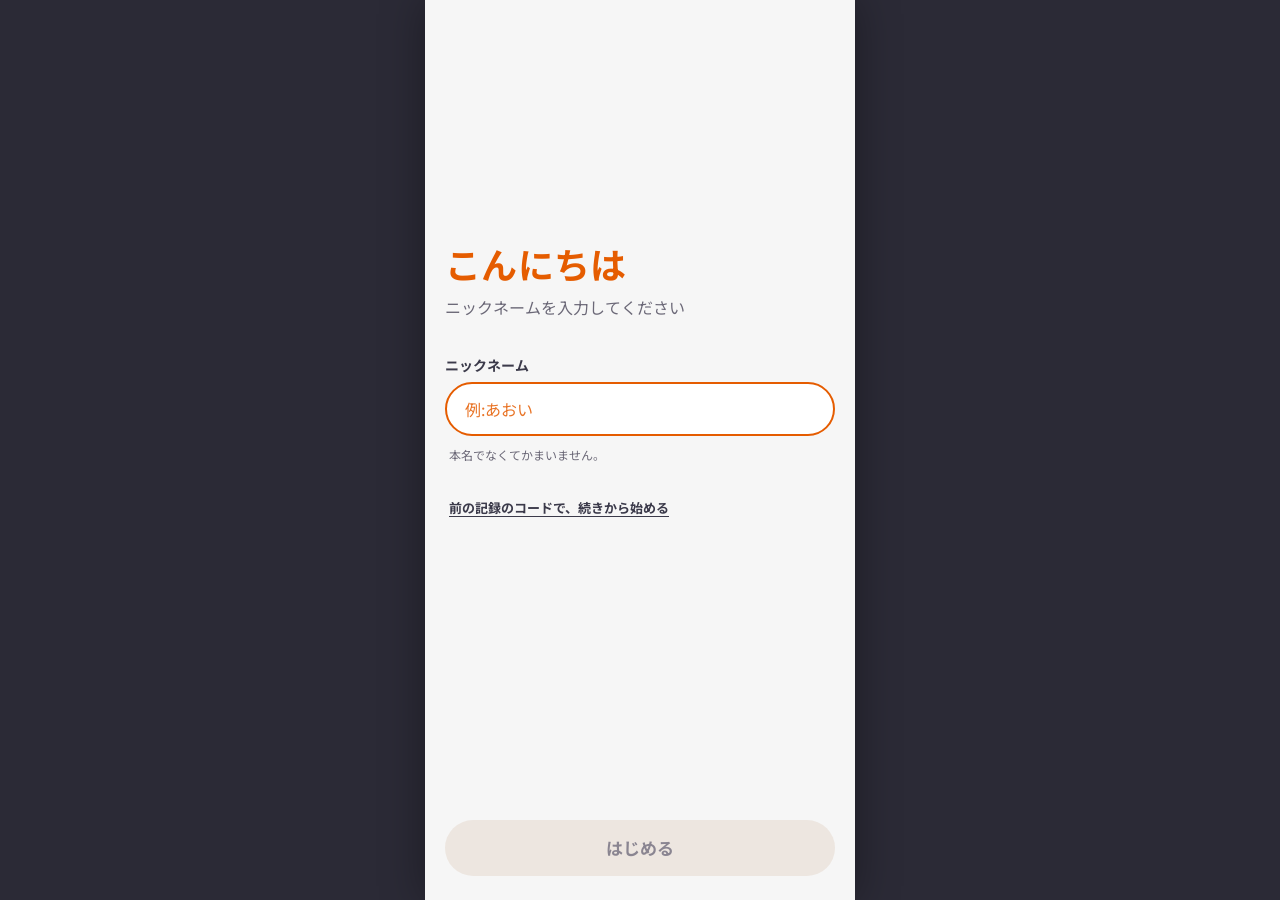
<file: index.html>
<!doctype html>
<html lang="ja"><head><meta charset="utf-8">
<meta name="viewport" content="width=device-width,initial-scale=1,viewport-fit=cover">
<title>手札</title>
<meta name="apple-mobile-web-app-capable" content="yes">
<meta name="mobile-web-app-capable" content="yes">
<meta name="apple-mobile-web-app-title" content="手札">
<meta name="apple-mobile-web-app-status-bar-style" content="default">
<meta name="theme-color" content="#F6F6F6">
<meta name="robots" content="noindex,nofollow">
<link rel="manifest" href="manifest.webmanifest">
<link rel="apple-touch-icon" href="icon-180.png">
<link rel="icon" href="icon-192.png">
<link rel="preconnect" href="https://fonts.googleapis.com"><link rel="preconnect" href="https://fonts.gstatic.com" crossorigin>
<link rel="stylesheet" href="https://fonts.googleapis.com/css2?family=Noto+Sans+JP:wght@400;500;700&display=swap">
<style>
/* Design: 試して・振り返る・形を変える。Figma 画面案(390×844)に合わせたスマホアプリ。単一の明るい配色(意図的にダーク対応なし)。 */
:root{
  --bg:#F6F6F6; --outer:#2B2A36; --ink:#3B3A4A; --ink2:#4A4858; --muted:#6B6877; --ph:#A39FAB; --line:#5B5870;
  --chip:#F1ECE6; --bd:#E3D6CC; --bd2:#D9D0C8; --bd3:#F1E3DA; --bd4:#EADFD8;
  --selbg:#FFF0EA; --selbd:#E8907A; --req:#F4AE98; --dis:#EDE6E0; --disx:#8A8591;
  --o1:#E55C00; --o2:#EA7B0C; --ok:#D5EEE0; --ng:#DEDCFA; --note:#F7F2EC;
  --exercise1:#DF5844; --exercise2:#FFA396; --exercise-sh:247,96,52;
  --meal1:#488D64; --meal2:#A0D2B3; --meal-sh:112,190,76;
  --sleep1:#0D8FC3; --sleep2:#59B0D3; --sleep-sh:13,143,194;
  --other1:#9B4EAA; --other2:#B165BC; --other-sh:155,78,170;
  --gx:max(20px, env(safe-area-inset-left,0px)); --gx2:max(20px, env(safe-area-inset-right,0px));
  color-scheme:light;
}
*{box-sizing:border-box}
html,body{background:var(--outer)}
body{margin:0;font-family:'Noto Sans JP','Noto Sans CJK JP','Hiragino Sans',sans-serif;color:var(--ink);-webkit-tap-highlight-color:transparent;font-size:14px;line-height:1.5}
button{font:inherit;color:inherit;background:none;border:0;padding:0;cursor:pointer;text-align:inherit}
input{font:inherit;color:var(--ink)}
img{display:block;max-width:none}
#app{position:relative;max-width:430px;margin:0 auto;min-height:100vh;overflow-x:clip;background:var(--bg);box-shadow:0 0 40px rgba(0,0,0,.35)}
.screen{padding-left:var(--gx);padding-right:var(--gx2);padding-bottom:150px;min-height:100vh;position:relative}
.screen[data-screen=setup]{padding-bottom:210px}
.screen.fwd{animation:inR .24s ease-out}
.screen.bk{animation:inL .24s ease-out}
@keyframes inR{from{opacity:.4;transform:translateX(28px)}to{opacity:1;transform:none}}
@keyframes inL{from{opacity:.4;transform:translateX(-28px)}to{opacity:1;transform:none}}
.nav{display:flex;justify-content:space-between;align-items:center;height:44px;padding-top:0;margin-top:24px;position:relative;z-index:2}
.back{width:44px;height:44px;margin-left:-12px;display:flex;align-items:center;justify-content:center}
.navr{font-size:13px;font-weight:700;color:var(--muted)}
.pill-day{background:var(--chip);color:var(--ink);border-radius:14px;padding:3px 14px;font-size:13px;font-weight:700;line-height:21px}
h1{margin:0;font-weight:700;letter-spacing:.01em}
.h22{font-size:22px;line-height:32px;margin-top:8px}
.h24{font-size:24px;line-height:34px;margin-top:6px}
.h26{font-size:26px;line-height:36px;margin-top:6px}
.h28{font-size:28px;line-height:38px;margin-top:14px}
.sub{margin:6px 0 0;color:var(--muted);font-size:13px;line-height:23px}
.foot{position:fixed;bottom:0;left:50%;transform:translateX(-50%);width:min(100%,430px);padding:0 var(--gx2) calc(24px + env(safe-area-inset-bottom,0px)) var(--gx);z-index:20}
.foot.bar{background:var(--bg);border-top:1px solid var(--bd4);padding-top:20px}
.foot .stack{display:flex;flex-direction:column;gap:10px}
.btn{display:flex;align-items:center;justify-content:center;gap:6px;width:100%;height:56px;border-radius:28px;font-size:17px;font-weight:700;color:#fff;background:linear-gradient(180deg,var(--o1),var(--o2));transition:transform .1s}
.btn:active{transform:scale(.98)}
.btn.off{background:var(--dis);color:var(--disx);pointer-events:none}
.btn.sec{background:#fff;color:var(--ink);border:2px solid var(--bd);height:52px;font-size:16px}
.btn.sm{height:44px;font-size:15px;border:2px solid var(--bd);background:#fff;color:var(--ink)}
.link{display:block;margin:0 auto;text-align:center;font-size:14px;font-weight:700;color:var(--ink);text-decoration:underline;text-underline-offset:3px;padding:8px}
.hr-gap{height:18px}
/* chips */
.chips{display:flex;gap:10px;flex-wrap:wrap}
.chip{height:42px;min-width:52px;padding:0 11px;border-radius:21px;border:2px solid var(--c,var(--o1));color:var(--c,var(--o1));background:#fff;font-size:13px;font-weight:700;display:flex;align-items:center;justify-content:center;transition:background .12s}
.chip.on{background:var(--c,var(--o1));color:#fff}
.chip.all{--c:var(--o1)}
.chip.exercise{--c:var(--exercise1)}.chip.meal{--c:var(--meal1)}.chip.sleep{--c:var(--sleep1)}.chip.other{--c:var(--other1)}
/* option cards */
.opt{border:2px solid var(--bd);background:#fff;border-radius:24px;position:relative;width:100%}
.opt.on{background:var(--selbg);border-color:var(--selbd)}
.opt .tick{position:absolute;right:-6px;top:-10px;width:29px;height:29px;border-radius:50%;background:var(--selbd);display:none;align-items:center;justify-content:center}
.opt.on .tick{display:flex}
.badge{display:inline-block;border-radius:12px;padding:0 10px;height:24px;line-height:24px;font-size:11px;font-weight:700;background:var(--chip);color:var(--ink);vertical-align:middle}
.badge.req{background:var(--req)}
/* inputs */
.field{display:block;width:100%;height:46px;border-radius:23px;border:2px solid var(--bd);background:#fff;padding:0 18px;font-size:15px;outline:none}
.field::placeholder{color:var(--ph)}
.field:focus{border-color:var(--selbd)}
.lbl{display:flex;align-items:center;gap:8px;font-size:14px;font-weight:700;margin:0 0 10px}
.panel{background:#fff;border:2px solid var(--bd2);border-radius:30px;padding:16px 18px 20px}
.panel .lbl{margin-top:20px}
.panel .lbl:first-child{margin-top:0}
.chips4{display:grid;grid-template-columns:repeat(4,1fr);gap:10px}
.chips4 .chip{min-width:0;width:100%}
.opts2{display:grid;grid-template-columns:1fr 1fr;gap:10px}
.opts2 .chip{width:100%;border-color:var(--bd);color:var(--ink)}
.opts2 .chip.on{background:var(--selbg);border-color:var(--selbd);color:var(--ink)}
/* slots */
.slots{display:flex;gap:10.4px;margin-top:10px}
.slot{width:59px;height:42px;border-radius:12px;border:2px dashed #BDB5C4;background:#fff;flex:none}
.slot.f{border:0;background:var(--c1);box-shadow:inset 0 0 0 3px #fff, 0 0 0 1px var(--bd4)}
/* card */
.cards{display:grid;grid-template-columns:1fr 1fr;gap:16px;padding:0 max(0px,calc(var(--gx) - 20px)) 0 0}
.cardwrap{position:relative}
.card{position:relative;display:block;width:100%;height:196px;border-radius:24px;background:linear-gradient(180deg,var(--c1),var(--c2));box-shadow:3px 3px 7px rgba(var(--sh),.37);color:#fff;transition:transform .18s cubic-bezier(.3,1.6,.5,1)}
.card:active{transform:scale(.97)}
.card .hd{position:absolute;left:0;top:0;right:0;height:29px;padding:6px 0 0 13px;font-size:12px;font-weight:700;line-height:20px}
.card .bd{position:absolute;left:5px;right:5px;top:29px;bottom:5px;background:#fff;border-radius:20px;color:var(--ink);padding:0 10px}
.card .ico{position:absolute;left:0;right:0;top:15px;height:43px;display:flex;align-items:center;justify-content:center}
.card .ttl{position:absolute;left:10px;right:8px;top:75px;font-size:13px;font-weight:700;line-height:16px;display:-webkit-box;-webkit-line-clamp:2;-webkit-box-orient:vertical;overflow:hidden}
.card .tg{position:absolute;left:10px;bottom:10px}
.tag{display:inline-block;height:20px;line-height:20px;border-radius:10px;padding:0 10px;font-size:11px;background:var(--chip);color:var(--ink);font-weight:400;white-space:nowrap}
.card.sel{z-index:2}
.card.sel.r0{transform:rotate(-3deg) scale(1.01)}
.card.sel.r1{transform:rotate(3deg) scale(1.01)}
.chk{position:absolute;right:-4px;top:-6px;width:30px;height:30px;border-radius:50%;background:var(--ink);display:none;align-items:center;justify-content:center;z-index:3;box-shadow:0 1px 3px rgba(0,0,0,.25)}
.cardwrap.sel .chk{display:flex}
.cat-exercise{--c1:var(--exercise1);--c2:var(--exercise2);--sh:var(--exercise-sh)}
.cat-meal{--c1:var(--meal1);--c2:var(--meal2);--sh:var(--meal-sh)}
.cat-sleep{--c1:var(--sleep1);--c2:var(--sleep2);--sh:var(--sleep-sh)}
.cat-other{--c1:var(--other1);--c2:var(--other2);--sh:var(--other-sh)}
/* home */
.dayrow{display:flex;align-items:center;gap:4px;margin-left:-10px}
.dbtn{width:40px;height:40px;border-radius:50%;display:flex;align-items:center;justify-content:center}
.dbtn.r svg{transform:scaleX(-1)}
.dbtn[disabled]{opacity:.25;pointer-events:none}
.dayof{font-size:12px;color:var(--muted);margin-left:8px}
.codebox{display:block;width:100%;height:200px;margin-top:16px;border:2px solid var(--bd);border-radius:18px;padding:12px;font:12px/1.4 ui-monospace,Menlo,monospace;color:var(--ink);background:#fff;word-break:break-all;resize:none}
.hello{font-size:13px;color:var(--muted);margin-top:0;line-height:18px}
.band{display:block;width:100%;margin-top:14px;border-radius:28px;padding:16px 18px 14px;background:linear-gradient(180deg,var(--o1),var(--o2));color:#fff;box-shadow:3px 3px 7px rgba(91,144,150,.37);position:relative;min-height:93px}
.band .t{font-size:20px;font-weight:700;line-height:28px}
.band .s{font-size:13px;line-height:18px;margin-top:4px;padding-right:40px}
.band .ch{position:absolute;right:20px;top:50%;transform:translateY(-50%)}
.msg{margin-top:14px;font-size:13px;color:var(--muted);line-height:20px;padding:12px 4px}
.shead{display:flex;align-items:baseline;justify-content:space-between;margin:26px 0 14px}
.shead .l{font-size:20px;font-weight:700}
.shead .l span{font-size:14px;color:var(--muted);font-weight:400;margin-left:8px}
.shead .r{font-size:12px;color:var(--muted)}
.fab{position:fixed;left:50%;transform:translateX(-50%);bottom:calc(36px + env(safe-area-inset-bottom,0px));width:184px;height:58px;border-radius:29px;background:linear-gradient(180deg,var(--o1),var(--o2));color:#fff;font-size:17px;font-weight:700;display:flex;align-items:center;justify-content:center;gap:8px;box-shadow:3px 3px 7px rgba(255,156,35,.5);z-index:20}
.empty{grid-column:1/-1;text-align:center;color:var(--muted);font-size:13px;padding:40px 0}
.toast{position:fixed;left:50%;bottom:calc(110px + env(safe-area-inset-bottom,0px));transform:translateX(-50%);background:var(--ink);color:#fff;font-size:13px;font-weight:700;padding:10px 18px;border-radius:20px;z-index:60;animation:toast 2.2s ease forwards;white-space:nowrap}
@keyframes toast{0%{opacity:0;transform:translate(-50%,8px)}12%{opacity:1;transform:translate(-50%,0)}85%{opacity:1}100%{opacity:0}}
/* welcome */
.rain{position:absolute;left:0;right:0;top:0;height:100vh;overflow:hidden;pointer-events:none;z-index:0}
.rain img{position:absolute;top:-80px;opacity:.9;animation:fall linear infinite;will-change:transform}
@keyframes fall{from{transform:translateY(0) rotate(var(--r0))}to{transform:translateY(calc(100vh + 160px)) rotate(var(--r1))}}
.static-rain img{animation:none;top:var(--y)}
.welcome-in{position:relative;z-index:1;padding-top:240px}
.welcome-in h1{font-size:36px;line-height:46px;color:var(--o1);font-weight:700}
.welcome-in .sub{font-size:16px;margin-top:10px}
.welcome-in .field{border-color:var(--o1);height:54px;border-radius:27px;margin-top:6px}
.welcome-in .field::placeholder{color:var(--o1);opacity:.85}
.note{font-size:12px;color:var(--muted);margin:10px 0 0 4px}
/* hints (03) */
.hintrow{display:flex;align-items:center;gap:12px;width:fit-content;max-width:calc(100% + 4px);min-height:76px;margin:0 0 24px -4px;border-radius:38px;background:#fff;padding:12px 22px 12px 14px;box-shadow:0 6px 14px rgba(240,160,120,.3);font-size:16px;font-weight:700;line-height:23px}
/* adjust rows */
.arow{display:flex;align-items:center;gap:11px;padding:0 14px;min-height:65px;border-radius:24px;margin-bottom:9px;text-align:left}
.arow .ic{width:42px;height:42px;display:flex;align-items:center;justify-content:center;flex:none}
.arow .tt{font-size:15px;font-weight:700;line-height:21px}
.arow .dd{font-size:12px;line-height:18px}
.arow.plain{padding:12px 16px;display:block}
/* daytype (06) */
.dtcard{display:flex;align-items:center;gap:34px;height:174px;border-radius:30px;background:#fff;border:2px solid var(--bd3);padding:0 28px 0 34px;margin-top:18px;width:100%;text-align:left;transition:transform .12s}
.dtcard:active{transform:scale(.98)}
.dtcard .face{width:70px;height:70px;flex:none;display:flex;align-items:center;justify-content:center}
.dtcard .t{font-size:22px;font-weight:700;line-height:30px}
.dtcard .d{font-size:13px;line-height:22px;color:var(--ink2);margin-top:6px}
/* bottom bar count */
.barrow{display:flex;align-items:center;justify-content:space-between;gap:16px}
.barrow .cnt{flex:none}
.barrow .cnt .a{font-size:12px;color:var(--muted);line-height:16px}
.barrow .cnt .b{font-size:22px;font-weight:700;line-height:30px}
.barrow .btn{width:210px;flex:none}
/* plan (10) */
.pcard{display:block;width:100%;height:134px;border-radius:28px;background:linear-gradient(180deg,var(--c1),var(--c2));box-shadow:3px 3px 7px rgba(var(--sh),.37);position:relative;margin-top:14px;color:#fff}
.pcard .hd{padding:6px 0 0 18px;font-size:12px;font-weight:700;line-height:20px;height:31px}
.pcard .bd{position:absolute;left:5px;right:5px;top:31px;bottom:5px;background:#fff;border-radius:24px;color:var(--ink);display:flex;align-items:center;padding:0 24px 0 28px;gap:28px}
.pcard .ico{width:43px;height:43px;flex:none;display:flex;align-items:center;justify-content:center}
.pcard .tt{font-size:20px;font-weight:700;line-height:28px;margin-bottom:6px}
.pcard.done{opacity:.55}
/* record */
.tcard{display:flex;align-items:center;gap:20px;height:74px;border-radius:28px;background:#fff;border:4px solid var(--c1);padding:0 22px;margin-top:12px}
.tcard .ico{width:42px;height:42px;display:flex;align-items:center;justify-content:center;flex:none}
.tcard .a{font-size:12px;font-weight:700;color:var(--muted);line-height:16px}
.tcard .b{font-size:16px;font-weight:700;line-height:22px}
.qrow{display:flex;gap:12px;align-items:flex-start;margin-top:22px}
.qrow h2{margin:0;font-size:17px;line-height:25px;font-weight:700}
.fitgrid{display:grid;grid-template-columns:1fr 1fr;gap:14px;margin-top:14px}
.fit{height:102px;border-radius:28px;display:flex;flex-direction:column;align-items:center;justify-content:center;gap:2px;font-size:17px;font-weight:700}
.fit .fi{height:34px;display:flex;align-items:center;justify-content:center}
.fixbox{margin-top:16px;background:var(--chip);border-radius:24px;padding:14px 14px 14px}
.fixbox .p{font-size:14px;font-weight:700;margin:2px 0 10px 4px;line-height:20px}
.h2{display:flex;align-items:center;gap:8px;margin:26px 0 2px;font-size:16px;font-weight:700;line-height:24px}
.h2s{font-size:12px;color:var(--muted);margin:0 0 10px}
.rgrid{display:grid;grid-template-columns:1fr 1fr;gap:10px}
.ropt{border-radius:18px;padding:12px 14px;border:2px solid var(--bd);background:#fff;text-align:left}
.ropt.on{background:var(--selbg);border-color:var(--selbd)}
.ropt .tt{font-size:14px;font-weight:700;line-height:20px}
.ropt .dd{font-size:12px;line-height:17px;margin-top:3px}
.hint-all{margin-top:22px;margin-bottom:8px}
/* card detail (12) */
.flipwrap{perspective:1000px;margin:26px auto 0;width:310px;max-width:100%;height:470px}
.flipper{position:relative;width:100%;height:100%;transition:transform .48s cubic-bezier(.4,.1,.2,1);transform-style:preserve-3d}
.flipper.on{transform:rotateY(180deg)}
.face-side{position:absolute;inset:0;border-radius:38px;background:linear-gradient(180deg,var(--c1),var(--c2));box-shadow:3px 3px 7px rgba(var(--sh),.37);backface-visibility:hidden;-webkit-backface-visibility:hidden;color:#fff;overflow:hidden}
.face-side.rear{transform:rotateY(180deg)}
.face-side .hd{height:36px;padding:9px 0 0 22px;font-size:14px;font-weight:700;line-height:22px}
.face-side .bd{position:absolute;left:6px;right:6px;top:36px;bottom:6px;background:#fff;border-radius:32px;color:var(--ink);padding:0 24px;overflow:hidden}
.bigico{height:140px;display:flex;align-items:center;justify-content:center;margin-top:28px}
.bigttl{font-size:26px;font-weight:700;line-height:36px;margin-top:6px;min-height:72px}
.dash{border-top:2px dashed var(--bd2);margin:20px 0 14px}
.meta .k{font-size:13px;color:var(--muted);line-height:20px;margin-top:8px}
.meta .v{font-size:15px;font-weight:700;line-height:24px;margin-top:4px}
.meta .tag{height:26px;line-height:26px;font-size:14px;font-weight:700;border-radius:13px;padding:0 14px}
.logs{height:100%;overflow-y:auto;padding:14px 0 18px}
.logs .bt{font-size:17px;font-weight:700;line-height:24px;padding:0 2px}
.logrow{border:2px solid var(--bd4);border-radius:18px;padding:8px 12px;margin-top:8px}
.logrow .l1{display:flex;align-items:center;gap:8px;flex-wrap:wrap;font-size:12px;color:var(--muted);line-height:24px}
.logrow .pl{display:inline-block;height:21px;line-height:21px;border-radius:11px;padding:0 10px;font-size:13px;font-weight:700;color:var(--ink)}
.logrow .l2{font-size:13px;line-height:19px;margin-top:2px;color:var(--ink)}
.origin{margin-top:12px;background:var(--note);border-radius:18px;padding:12px 14px}
.origin .a{font-size:12px;font-weight:700;color:var(--muted)}
.origin .b{font-size:15px;font-weight:700;line-height:22px;margin-top:2px}
.origin .c{font-size:13px;line-height:19px;margin-top:4px}
.nolog{font-size:13px;color:var(--muted);text-align:center;padding:30px 0}
.flipbtn{display:flex;margin:14px auto 0;width:220px;height:51px;border-radius:26px;border:2px solid var(--bd);background:#fff;align-items:center;justify-content:center;font-size:17px;font-weight:700}
/* debug */
.dbg{position:fixed;inset:0;background:rgba(40,38,52,.55);z-index:90;display:flex;align-items:flex-end;justify-content:center}
.dbg .box{width:min(100%,430px);max-height:92vh;overflow:auto;background:#fff;border-radius:24px 24px 0 0;padding:20px var(--gx2) calc(24px + env(safe-area-inset-bottom,0px)) var(--gx);font-size:13px;color:var(--muted)}
.dbg h3{margin:0 0 4px;font-size:15px;color:var(--ink)}
.dbg .row{display:flex;align-items:center;gap:10px;margin:10px 0;flex-wrap:wrap}
.dbg button.b{border:1px solid var(--bd2);border-radius:10px;padding:8px 12px;font-size:13px;color:var(--ink);background:#fff}
.dbg button.b.dg{color:#B3261E;border-color:#E5B5B1}
.dbg textarea{width:100%;height:120px;font:12px/1.4 ui-monospace,monospace;border:1px solid var(--bd2);border-radius:10px;padding:8px;color:var(--ink)}
.dbg .num{font-size:20px;font-weight:700;color:var(--ink);min-width:48px;text-align:center}
@media (prefers-reduced-motion:reduce){.screen.fwd,.screen.bk{animation:none}.rain img{animation:none}.flipper{transition:none}.toast{animation-duration:.01s}}

/* ===== v7 追加分 ===== */
html,body{background:var(--outer)}
.screen{padding-bottom:150px}
.screen.hastab{padding-bottom:240px}
.screen.blue{--o1:#1C3F9C;--o2:#4B88E6}
.screen.blue .btn.sec,.screen.blue .btn.sm{color:var(--ink)}
.cards{gap:28px 16px}
.cards.tight{gap:12px;margin-top:22px;padding-top:6px}
/* tab bar */
.tabbar{position:fixed;left:50%;transform:translateX(-50%);bottom:0;width:100%;max-width:430px;z-index:30;background:#fff;border-top:1px solid var(--bd4);display:flex;padding:8px 20px calc(8px + env(safe-area-inset-bottom,0px));gap:8px}
.tab{flex:1;height:58px;border-radius:20px;display:flex;flex-direction:column;align-items:center;justify-content:center;gap:3px;color:var(--ph);font-size:11px;font-weight:700;position:relative;text-align:center}
.tab.on{color:var(--o1);background:var(--selbg)}
.tab .bdg{position:absolute;top:2px;left:calc(50% + 6px);min-width:34px;height:18px;border-radius:9px;background:#E55C00;color:#fff;font-size:10px;line-height:18px;text-align:center;padding:0 5px}
.fab{bottom:calc(86px + env(safe-area-inset-bottom,0px))}
/* home */
.legend{display:flex;align-items:center;justify-content:space-between;gap:10px;margin:0 0 18px;font-size:12px;color:var(--muted);line-height:18px;min-height:44px}
.legend .k{display:flex;align-items:center;gap:6px}
.binic{position:relative;width:48px;height:48px;margin:-4px -8px -4px 0;display:flex;align-items:center;justify-content:center;flex:none}
.binic .bdg2{position:absolute;top:5px;right:5px;min-width:18px;height:18px;border-radius:9px;background:#5D5D5D;color:#fff;font-size:11px;line-height:18px;text-align:center;padding:0 5px;font-weight:700}
.band.tmr{background:linear-gradient(180deg,#1C3F9C,#4B88E6);box-shadow:3px 3px 7px rgba(64,96,200,.35)}
.band .t{font-size:19px}
.band.tmr .t{font-size:18px;white-space:nowrap}
/* glow (合っていたカード) */
.card{overflow:visible}
.card.isfit::before{content:"";position:absolute;inset:-4px;border-radius:28px;pointer-events:none;box-shadow:0 0 0 1.5px rgba(255,214,102,.6),0 0 11px 2px rgba(255,200,64,.38);animation:halo 2.8s ease-in-out infinite;animation-delay:var(--d,0s)}
@keyframes halo{0%,100%{opacity:.45}50%{opacity:.9}}
.card .shine{position:absolute;inset:0;border-radius:24px;overflow:hidden;pointer-events:none;display:none}
.card.isfit .shine{display:block}
.card .shine::after{content:"";position:absolute;top:-20%;bottom:-20%;left:0;width:55%;background:linear-gradient(105deg,rgba(255,236,160,0) 0%,rgba(255,236,160,0) 30%,rgba(255,244,190,.75) 50%,rgba(255,236,160,0) 70%,rgba(255,236,160,0) 100%);transform:translateX(-130%) skewX(-12deg);animation:sweep 4.2s ease-in-out infinite;animation-delay:var(--d,0s)}
@keyframes sweep{0%{transform:translateX(-130%) skewX(-12deg)}38%,100%{transform:translateX(330%) skewX(-12deg)}}
.sp{position:absolute;z-index:4;pointer-events:none;opacity:0;transform:scale(0);animation:pop 2.6s ease-out infinite}
.sp svg{display:block;filter:drop-shadow(0 0 3px rgba(250,200,40,.7))}
@keyframes pop{0%,58%,100%{opacity:0;transform:scale(0)}6%{opacity:1;transform:scale(1.3)}13%{opacity:1;transform:scale(1)}30%{opacity:1;transform:scale(1)}40%{opacity:0;transform:scale(.4)}}
.mark{position:absolute;right:14px;top:4px;width:20px;height:20px;z-index:2}
.mark svg{display:block}
@media (prefers-reduced-motion:reduce){.card.isfit::before{animation:none;opacity:.85}.card .shine::after{animation:none;transform:translateX(70%) skewX(-12deg)}.sp{animation:none;opacity:1;transform:none}}
/* today tab */
.dayrow{margin-top:2px}
.dayof.dt{font-size:16px;font-weight:700;color:var(--ink2);margin-left:10px}
.notday{display:flex;align-items:center;justify-content:space-between;gap:10px;margin-top:12px;background:#FFF6D6;border:2px solid #F2C24B;border-radius:18px;padding:8px 8px 8px 14px;font-size:13px;font-weight:700;color:var(--ink)}
.notday button{height:32px;padding:0 12px;border-radius:16px;background:#fff;border:1.5px solid #F2C24B;font-size:12px;font-weight:700;flex:none}
.prog{margin-top:12px;border-radius:28px;padding:16px 18px;background:#fff;border:2px solid var(--bd4)}
.prog .t{display:flex;align-items:baseline;justify-content:space-between;gap:8px}
.prog .t b{font-size:20px}
.prog .t b em{font-style:normal;font-size:28px;color:var(--o1);margin-right:2px}
.prog .t span{font-size:12px;color:var(--muted)}
.bar{display:flex;gap:6px;margin-top:12px}
.bar i{flex:1;height:10px;border-radius:5px;background:var(--dis)}
.bar i.on{background:linear-gradient(90deg,#E55C00,#EA7B0C)}
.sub2{font-size:13px;color:var(--muted);margin:22px 0 10px;font-weight:700}
.trow{display:flex;align-items:center;gap:12px;background:#fff;border-radius:22px;border:2px solid var(--bd4);padding:12px 14px;margin-bottom:12px;position:relative;width:100%;text-align:left}
.trow .ic{width:56px;height:56px;border-radius:16px;display:flex;align-items:center;justify-content:center;flex:none;background:var(--ic,var(--chip))}
.trow .ic img{max-width:38px;max-height:38px}
.trow .tx{flex:1;min-width:0}
.trow .tx .k{font-size:11px;font-weight:700;color:var(--c)}
.trow .tx .tt{font-size:15px;font-weight:700;line-height:21px}
.trow .tx .dt2{font-size:11px;color:var(--muted);margin-top:1px}
.trow.cat-exercise{--c:var(--exercise1);--ic:#FFE6E1}.trow.cat-meal{--c:var(--meal1);--ic:#E1F2E8}.trow.cat-sleep{--c:var(--sleep1);--ic:#DDF0F8}.trow.cat-other{--c:var(--other1);--ic:#F1E3F4}
.stt{flex:none;min-height:44px;padding:0 12px;border-radius:22px;font-size:12px;font-weight:700;display:flex;align-items:center;gap:5px;white-space:nowrap}
.stt.todo{background:linear-gradient(180deg,#E55C00,#EA7B0C);color:#fff}
.stt.done{background:#E3F4EA;color:#2F7A52}
.stt.done.no{background:var(--ng);color:#5A55B0}
.stt.plan{background:var(--chip);color:var(--muted);min-height:32px}
.trow.isdone{background:#FBFBFB}
.addrow{height:58px;border-radius:22px;border:2.5px dashed var(--bd2);color:#E55C00;font-size:15px;font-weight:700;display:flex;align-items:center;justify-content:center;gap:8px;width:100%;background:transparent}
.dayans{width:100%;display:flex;align-items:center;gap:14px;background:#fff;border:2px solid var(--selbd);border-radius:22px;padding:10px 16px 10px 12px;text-align:left}
.dayans img{width:44px;height:44px;flex:none}
.dayans .t{font-size:16px;font-weight:700}
.dayans .s{font-size:12px;color:var(--muted)}
.dayans .chg{flex:none;min-height:44px;padding:0 14px;border-radius:22px;border:1.5px solid var(--selbd);color:#E55C00;font-size:12px;font-weight:700;display:flex;align-items:center}
.dayans.ask{background:linear-gradient(180deg,#E55C00,#EA7B0C);border:0;color:#fff;justify-content:space-between;padding:16px 18px}
.dayans.ask .t{font-size:18px}
.dayans.ask .s{color:#fff}
.tmrcard{margin-top:22px;border-radius:28px;padding:16px 18px;background:#EEF4FF;border:2px solid #4A88E6;display:flex;align-items:center;gap:14px;width:100%;text-align:left}
.tmrcard .t{font-size:16px;font-weight:700;color:#1B3FA0}
.tmrcard .s{font-size:12px;line-height:17px;color:#4A5C95;margin-top:2px}
.tmrcard.done{background:#E3EBFC;align-items:flex-start}
.tmrcard .mini{display:flex;gap:6px;margin-top:8px;flex-wrap:wrap}
.tmrcard .mini span{width:34px;height:34px;border-radius:10px;background:#fff;display:flex;align-items:center;justify-content:center}
.tmrcard .mini img{max-width:24px;max-height:24px}
.tmrcard .chg2{flex:none;min-height:44px;padding:0 14px;border-radius:22px;border:1.5px solid #3E68D4;color:#1B3FA0;font-size:12px;font-weight:700;display:flex;align-items:center;background:#fff}
.infobox{margin-top:14px;border-radius:22px;background:#fff;border:2px solid var(--bd4);padding:14px 16px;font-size:13px;line-height:21px;color:var(--ink2)}
.infobox b{color:var(--ink)}
.infobox.warn{background:var(--selbg);border-color:var(--selbd)}
.infobox button{margin-top:8px;font-weight:700;text-decoration:underline;text-underline-offset:3px;font-size:13px;min-height:36px}
/* trash */
.thead{display:flex;align-items:center;gap:4px;margin-left:-10px;margin-top:30px}
.thead .tb{width:44px;height:44px;display:flex;align-items:center;justify-content:center}
.thead h1{margin:0;font-size:26px;line-height:36px}
.seg{display:flex;background:var(--dis);border-radius:24px;padding:4px;margin:14px 0 14px}
.seg button{flex:1;height:44px;border-radius:20px;font-size:13px;font-weight:700;color:var(--muted);display:flex;align-items:center;justify-content:center;gap:6px;text-align:center}
.seg button.on{background:#fff;color:var(--ink);box-shadow:0 1px 5px rgba(60,50,70,.15)}
.seg .n{min-width:18px;height:18px;border-radius:9px;background:#8B6B55;color:#fff;font-size:11px;line-height:18px;text-align:center;padding:0 5px}
.note2{font-size:12px;line-height:18px;color:var(--muted);margin:0 0 14px}
.trow.sel{background:var(--selbg);border-color:var(--selbd)}
.ck{width:30px;height:30px;border-radius:50%;border:2.5px solid var(--bd2);background:#fff;flex:none;display:flex;align-items:center;justify-content:center;color:#fff}
.sel .ck{background:#E55C00;border-color:#E55C00}
.stt.back2{background:#fff;border:2px solid #8A6A55;color:#6E5240}
.actbar{position:fixed;left:50%;transform:translateX(-50%);bottom:0;width:100%;max-width:430px;z-index:30;background:var(--bg);border-top:1px solid var(--bd4);padding:16px var(--gx2) calc(20px + env(safe-area-inset-bottom,0px)) var(--gx)}
.actbar button{width:100%;height:56px;border-radius:28px;background:#5D5D5D;color:#fff;font-size:16px;font-weight:700;display:flex;align-items:center;justify-content:center;gap:8px;text-align:center}
.actbar button[disabled]{background:var(--dis);color:var(--disx)}
.empty2{padding:40px 0;text-align:center;color:var(--muted);font-size:13px}
/* setup extras */
.sdate{display:flex;align-items:center;justify-content:space-between;gap:10px;margin-top:14px;background:#fff;border:2px solid var(--bd4);border-radius:18px;padding:6px 6px 6px 14px;font-size:13px}
.sdate b{font-weight:700}
.sdate label{position:relative;flex:none;min-height:44px;padding:0 14px;border-radius:22px;border:1.5px solid var(--selbd);color:#E55C00;font-size:12px;font-weight:700;display:flex;align-items:center;overflow:hidden}
.sdate input{position:absolute;inset:0;opacity:0;width:100%;height:100%;font-size:16px}
.slot.f{cursor:pointer}
.slot.f.on{outline:3px solid var(--ink);outline-offset:1px}
.slotinfo{margin-top:8px;font-size:12px;line-height:18px;color:var(--ink2);background:var(--chip);border-radius:12px;padding:8px 12px}
/* viewer */
.vbar{position:sticky;top:0;z-index:25;margin:0 calc(-1*var(--gx)) 0 calc(-1*var(--gx2));padding:8px var(--gx2) 8px var(--gx);background:#2B2A36;color:#fff;font-size:12px;line-height:18px;display:flex;align-items:center;justify-content:space-between;gap:8px}
.vbar button{height:32px;padding:0 12px;border-radius:16px;border:1.5px solid #8A8AA0;color:#fff;font-size:12px;font-weight:700;flex:none}
.fixbox .btn.sm{margin-top:0}
.small-actions{display:flex;flex-direction:column;gap:10px;margin-top:16px}
.codebox.short{height:120px}

.card .ttl,.trow .tt{word-break:auto-phrase;text-wrap:balance}
.hello{min-height:18px}

.screen{display:flow-root}

.field,.codebox,.dbg textarea{font-size:16px}
.codebox{font-size:13px}
.codebox[data-bind]{font-size:16px}
.field{font-size:16px}
.h26{white-space:normal}

/* tutorial */
.screen[data-screen=tutorial]{padding-bottom:0}
.tut{position:relative;min-height:770px;min-height:max(100dvh,770px);display:flex;flex-direction:column;cursor:pointer;-webkit-tap-highlight-color:transparent}
.ttop{display:flex;align-items:center;justify-content:space-between;margin-top:22px;height:48px}
.ttop .back{margin:0}
.tcnt{font-size:12px;color:var(--muted);font-weight:700}
.skip{height:40px;padding:0 16px;border-radius:20px;background:var(--dis);font-size:13px;font-weight:700;color:var(--ink2);min-width:44px}
.ttl{font-size:min(20px,5.3vw);line-height:30px;font-weight:700;margin:30px 0 0;text-align:center}
.ttl em{font-style:normal;color:#E55C00}
.tvis{flex:1;min-height:260px}
.tc,.tbk{position:absolute;left:50%;width:238px;height:366px;margin-left:-119px;border-radius:34px}
.tbk{opacity:.92;box-shadow:0 10px 24px rgba(60,40,50,.16)}
.tc{background:#fff;overflow:hidden;box-shadow:0 16px 34px rgba(60,40,50,.2);border:5px solid #fff;transition:transform .35s ease}
.tc img{display:block;width:100%;height:auto;pointer-events:none}
.tc .fade{position:absolute;left:0;right:0;bottom:0;height:34%;background:linear-gradient(180deg,rgba(255,255,255,0),#fff 92%)}
.tbot{display:flex;flex-direction:column;align-items:center;padding:6px 0 calc(22px + env(safe-area-inset-bottom,0px))}
.tnext{position:relative;width:84px;height:84px;display:flex;align-items:center;justify-content:center}
.tnext .ring{position:absolute;inset:0}
.tnext .dot{width:62px;height:62px;border-radius:50%;background:linear-gradient(180deg,#E55C00,#EA7B0C);color:#fff;display:flex;align-items:center;justify-content:center;box-shadow:0 4px 12px rgba(229,92,0,.35)}
.thint{margin:6px 0 0;font-size:12px;color:var(--muted)}
.tlast{padding:14px 0 calc(24px + env(safe-area-inset-bottom,0px))}
@media (prefers-reduced-motion:reduce){.tc{transition:none}}

</style></head><body>
<div id="app"></div>
<div id="layer"></div>
<script>
(function(){
'use strict';
var VERSION='v7';
var APP_NAME='手札';
try{document.title=APP_NAME;}catch(e){}
var ICONS={"bulb_exercise":{"s":"[data-uri]","w":34.8,"h":35.5},"bulb_meal":{"s":"[data-uri]","w":34.8,"h":35.5},"bulb_other":{"s":"[data-uri]","w":34.8,"h":35.5},"bulb_sleep":{"s":"[data-uri]","w":34.8,"h":35.5},"category_exercise":{"s":"[data-uri]","w":55.0,"h":42.9},"category_meal":{"s":"[data-uri]","w":55.0,"h":53.0},"category_other":{"s":"[data-uri]","w":46.0,"h":41.0},"category_sleep":{"s":"[data-uri]","w":46.7,"h":52.8},"daytype_free":{"s":"[data-uri]","w":82.0,"h":82.0},"daytype_tight":{"s":"[data-uri]","w":82.0,"h":82.0},"fit_no":{"s":"[data-uri]","w":41.9,"h":41.9},"fit_yes":{"s":"[data-uri]","w":41.9,"h":41.9},"hint_cut":{"s":"[data-uri]","w":36.4,"h":45.2},"hint_minimum":{"s":"[data-uri]","w":47.0,"h":43.0},"hint_refresh":{"s":"[data-uri]","w":44.0,"h":41.0},"hint_rule":{"s":"[data-uri]","w":54.0,"h":28.0},"hint_time":{"s":"[data-uri]","w":49.0,"h":49.0},"trash":{"s":"[data-uri]","w":31.2,"h":30.5},"sparkle":{"s":"[data-uri]","w":16,"h":16},"tab_cards_on":{"s":"[data-uri]","w":24.3,"h":22.6},"tab_cards_off":{"s":"[data-uri]","w":24.3,"h":22.6},"tab_cal_off":{"s":"[data-uri]","w":22,"h":23},"tab_cal_on":{"s":"[data-uri]","w":22,"h":23},"fh_stretch":{"s":"[data-uri]","w":39,"h":32.0},"fh_newmove":{"s":"[data-uri]","w":36,"h":36.0},"fh_curve":{"s":"[data-uri]","w":36.4,"h":37.5},"fh_together":{"s":"[data-uri]","w":31.3,"h":33.4},"fh_otherday":{"s":"[data-uri]","w":32,"h":32}};
var VIEW=/[#?&]view\b/.test((location.hash||'')+(location.search||''));
var TOTAL=8;
var CATS={
  exercise:{label:'運動',color:'#DF5844'},
  meal:{label:'食事',color:'#488D64'},
  sleep:{label:'睡眠',color:'#0D8FC3'},
  other:{label:'その他',color:'#9B4EAA'}
};
var CAT_KEYS=['exercise','meal','sleep','other'];
var DT={free:'余裕がある日',tight:'余裕がない日'};
var HINTS=[
 {k:'minimum',t:'最低ライン',d:'これだけならできる、というものはある？',done:'これだけならできる、というところまで減らした'},
 {k:'time',t:'時間帯',d:'いつだったらできそう？',done:'やる時間を変えた'},
 {k:'cut',t:'削るもの',d:'何かを減らしたら、楽になる？',done:'何かを減らして、楽にした'},
 {k:'rule',t:'ルール化',d:'〇〇する時に△△する、と決める',done:'〇〇する時に△△する、と決めてやった'},
 {k:'refresh',t:'気分転換',d:'新しいことに挑戦する',done:'新しいことに挑戦した'}
];
var FHINTS=[
 {k:'stretch',t:'伸ばすもの',d:'量や時間を増やしてみる？'},
 {k:'newmove',t:'新しい一手',d:'もう一つ新しいことを足すとしたら？'},
 {k:'curve',t:'変化球',d:'いつもと違う場所や、やり方でやってみる？'},
 {k:'together',t:'誰かと一緒に',d:'誰かと一緒にやってみる？'},
 {k:'otherday',t:'違う日に広げる',d:'__OTHERDAY__'}
];
var REASONS=[
 {k:'load',t:'負荷',d:'やることの大変さ'},
 {k:'condition',t:'体調',d:'その日の自分の体調が良くなかった'},
 {k:'mood',t:'気分',d:'やる気や楽しさ'},
 {k:'time',t:'時間',d:'時間が足りなかった'}
];
var HINT_CARDS=[
 {c:'exercise',t:'最近、人から聞いて気になった、健康に関することで試してみたいことは？'},
 {c:'meal',t:'AIに、自分がやった方が良い健康行動を聞いてみる？'},
 {c:'sleep',t:'最近の健康の悩みは？'},
 {c:'other',t:'インターネットで調べてみる？'}
];
var TUT=[
 {c:'exercise',y:237,t:'これは、今日行いたい健康行動を<br>考えて、選んで、実践する<br><em>健康デザインツールです</em>。'},
 {c:'meal',y:226,t:'毎日、今日取り組みたい<br><em>健康行動を選びます</em>。'},
 {c:'other',y:235,t:'カードを<em>新しく追加</em>したり、<br><em>書き換え</em>たりすることもできます。'},
 {c:'sleep',y:243,t:'その日のおわりに、<br>今日取り組んだカードについて<br><em>記録をとります</em>。'},
 {c:'exercise',y:226,t:'今日の様子を踏まえて、明日以降に<br>取り組む、<em>また新しいカード</em>を<br>作成することもできます。'},
 {c:'meal',y:226,t:'まずは、カードを作ってみましょう。'}
];
var DEMO=[
 {title:'夕方に10分歩く',category:'exercise',dayType:'tight',source:'友人のすすめ'},
 {title:'朝にヨーグルトを食べる',category:'meal',dayType:'tight',source:''},
 {title:'23時に布団に入る',category:'sleep',dayType:'free',source:''},
 {title:'水をコップ1杯飲む',category:'other',dayType:'tight',source:''},
 {title:'ジムで30分運動する',category:'exercise',dayType:'free',source:''}
];

/* ---------- storage ---------- */
var KEY='kenko.v1.data';
function blank(){return {user:null,cards:[],logs:[],todays:{},events:[],dayOffset:0,flags:{}};}
function load(){
  if(VIEW)return blank();
  try{var r=localStorage.getItem(KEY);if(r){var o=JSON.parse(r);var b=blank();for(var k in b){if(o[k]!==undefined)b[k]=o[k];}
    if(o.today&&o.today.dayNo&&!b.todays[o.today.dayNo])b.todays[o.today.dayNo]=o.today;return b;}}catch(e){}
  return blank();
}
var S=load();
var storageOk=true;
(function(){try{localStorage.setItem('kenko.v1.t','1');if(localStorage.getItem('kenko.v1.t')!=='1')storageOk=false;localStorage.removeItem('kenko.v1.t');}catch(e){storageOk=false;}})();
function save(){if(VIEW)return;try{if(S.user){S.flags=S.flags||{};S.flags.lastDay=realNo();}localStorage.setItem(KEY,JSON.stringify(S));}catch(e){storageOk=false;}}
function makeCode(){
  var j=JSON.stringify({v:2,d:S});
  return 'K2:'+btoa(unescape(encodeURIComponent(j))).replace(/\+/g,'-').replace(/\//g,'_').replace(/=+$/,'');
}
function parseCode(t){
  t=String(t||'');
  try{t=t.normalize('NFKC');}catch(e){}
  t=t.replace(/\s+/g,'');
  var m=t.match(/k2:/i);
  if(!m)throw new Error('prefix');
  t=t.slice(m.index+3).replace(/-/g,'+').replace(/_/g,'/');
  while(t.length%4)t+='=';
  var j=decodeURIComponent(escape(atob(t)));
  var o=JSON.parse(j);if(!o||!o.d||!Array.isArray(o.d.cards))throw new Error('data');
  var b=blank();for(var q in b){if(o.d[q]!==undefined)b[q]=o.d[q];}
  return b;
}
function uid(){return Date.now().toString(36)+Math.random().toString(36).slice(2,7);}
function p2(n){return (n<10?'0':'')+n;}
function dateKey(d){d=d||new Date();var t=new Date(d.getTime()-4*3600e3);return t.getFullYear()+'-'+p2(t.getMonth()+1)+'-'+p2(t.getDate());}

/* ---------- days ---------- */
var screen='welcome',stack=[],ui={},dir='fwd',draft=blankDraft();
function startDate(){return (S.user&&S.user.startDate)||dateKey();}
function realNo(){
  if(VIEW)return ui.vreal||1;
  if(!S.user)return 1;
  var a=Date.parse(startDate()+'T00:00:00Z'),b=Date.parse(dateKey()+'T00:00:00Z');
  var n=Math.round((b-a)/864e5)+1+(S.dayOffset||0);
  return Math.min(TOTAL,Math.max(1,n));
}
function viewNo(){
  if(VIEW)return ui.vday||1;
  return Math.min(TOTAL,Math.max(1,realNo()+(ui.off||0)));
}
function dayDate(dn){
  var t=Date.parse(startDate()+'T00:00:00Z')+(dn-1)*864e5,d=new Date(t);
  return {key:d.getUTCFullYear()+'-'+p2(d.getUTCMonth()+1)+'-'+p2(d.getUTCDate()),md:(d.getUTCMonth()+1)+'/'+d.getUTCDate(),w:'日月火水木金土'.charAt(d.getUTCDay())};
}
function mdw(dn){var x=dayDate(dn);return x.md+'('+x.w+')';}
function fmtKey(k){var p=k.split('-');var d=new Date(Date.UTC(+p[0],+p[1]-1,+p[2]));return (+p[1])+'/'+(+p[2])+'('+'日月火水木金土'.charAt(d.getUTCDay())+')';}
function peek(dn){return (S.todays&&S.todays[dn])||{dayNo:dn,dayType:null,selected:[],logged:[],rested:false};}
function ent(dn){
  S.todays=S.todays||{};
  if(!S.todays[dn]){S.todays[dn]={date:dayDate(dn).key,dayNo:dn,dayType:null,selected:[],logged:[],rested:false};save();}
  return S.todays[dn];
}
function ev(type,payload,cardId){
  var e={ts:new Date().toISOString(),dayNo:realNo(),type:type};
  if(cardId)e.cardId=cardId;
  if(payload!==undefined)e.payload=payload;
  S.events.push(e);if(S.events.length>400)S.events.splice(0,S.events.length-400);save();
}
function cardById(id){for(var i=0;i<S.cards.length;i++)if(S.cards[i].id===id)return S.cards[i];return null;}
function liveCards(){return S.cards.filter(function(c){return !c.trashed;});}
function trashedCards(){return S.cards.filter(function(c){return c.trashed;}).sort(function(a,b){return (b.trashedAt||0)-(a.trashedAt||0);});}
function lastLog(id){var m=null;S.logs.forEach(function(l){if(l.cardId===id&&(!m||l.savedAt>m.savedAt))m=l;});return m;}
function logFor(id,dn){var m=null;S.logs.forEach(function(l){if(l.cardId===id&&l.dayNo===dn&&(!m||l.savedAt>m.savedAt))m=l;});return m;}
function isFit(id){var l=lastLog(id);return !!(l&&l.fit==='yes');}
function sortedCards(want){
  var used=[],unused=[];
  liveCards().forEach(function(c){var l=lastLog(c.id);(l?used:unused).push({c:c,u:l?l.savedAt:0});});
  used.sort(function(a,b){return b.u-a.u;});
  unused.sort(function(a,b){return b.c.createdAt-a.c.createdAt;});
  var all=used.concat(unused).map(function(x){return x.c;});
  if(!want)return all;
  var a1=[],b1=[];all.forEach(function(c){(c.dayType===want?a1:b1).push(c);});
  return a1.concat(b1);
}
function allLogged(e){return e.selected.length>0&&e.selected.every(function(id){return e.logged.indexOf(id)>=0;});}

/* ---------- helpers ---------- */
function esc(s){return String(s==null?'':s).replace(/[&<>"']/g,function(c){return {'&':'&amp;','<':'&lt;','>':'&gt;','"':'&quot;',"'":'&#39;'}[c];});}
function img(key,scale,alt){var i=ICONS[key];if(!i)return '';scale=scale||1;return '<img src="'+i.s+'" width="'+(i.w*scale).toFixed(1)+'" height="'+(i.h*scale).toFixed(1)+'" alt="'+(alt||'')+'" draggable="false">';}
var CHEV='<svg width="24" height="24" viewBox="0 0 24 24" fill="none" stroke="#5B5870" stroke-width="2.4" stroke-linecap="round" stroke-linejoin="round"><path d="M15 4 L7 12 L15 20"/></svg>';
var CHEVR='<svg width="20" height="26" viewBox="0 0 20 26" fill="none" stroke="#fff" stroke-width="3" stroke-linecap="round" stroke-linejoin="round"><path d="M5 3 L16 13 L5 23"/></svg>';
var TICKW='<svg width="16" height="16" viewBox="0 0 16 16" fill="none" stroke="#fff" stroke-width="2.4" stroke-linecap="round" stroke-linejoin="round"><path d="M2.5 8.5 L6.5 12.5 L13.5 4"/></svg>';
var CHK='<svg width="16" height="16" viewBox="0 0 16 16" fill="none" stroke="currentColor" stroke-width="2.6" stroke-linecap="round" stroke-linejoin="round"><path d="M3 8.5 L6.5 12 L13 4"/></svg>';
var PLUS='<svg width="22" height="22" viewBox="0 0 22 22" stroke="#fff" stroke-width="2.4" stroke-linecap="round"><path d="M11 3 V19 M3 11 H19"/></svg>';
var PLUSO='<svg width="20" height="20" viewBox="0 0 22 22" stroke="#E55C00" stroke-width="2.6" stroke-linecap="round"><path d="M11 3 V19 M3 11 H19"/></svg>';
var ARROW='<svg width="20" height="16" viewBox="0 0 20 16" fill="none" stroke="currentColor" stroke-width="2.4" stroke-linecap="round" stroke-linejoin="round"><path d="M2 8 H17 M11 2 L17 8 L11 14"/></svg>';
var BULB='<svg width="22" height="24" viewBox="0 0 22 24" fill="none" stroke="#5B5870" stroke-width="2" stroke-linecap="round" stroke-linejoin="round"><path d="M7 17 C7 14 3 13 3 9 A8 8 0 0 1 19 9 C19 13 15 14 15 17 Z M8.5 20.5 H13.5"/></svg>';
var MOON='<svg width="40" height="40" viewBox="0 0 40 40" style="flex:none"><path d="M27 7a14 14 0 1 0 8 22A12 12 0 0 1 27 7Z" fill="#FFD65F"/><path d="M12 8l1 3 3 1-3 1-1 3-1-3-3-1 3-1z" fill="#1040B0"/></svg>';
function spark(w,fill){return '<svg width="'+w+'" height="'+w+'" viewBox="-100 -100 200 200" aria-hidden="true"><path d="M0 -100 C12 -46 46 -12 100 0 C46 12 12 46 0 100 C-12 46 -46 12 -100 0 C-46 -12 -12 -46 0 -100Z" fill="'+(fill||'#FBE34D')+'"/></svg>';}
var SPK=[[34,'top:-22px','right:-17px',2.6,0],[23,'top:88px','left:-17px',3.0,.9],[19,'bottom:30px','right:-12px',2.4,1.6],[14,'top:-11px','left:20px',2.8,.5],[13,'bottom:-10px','left:36px',3.2,1.3],[12,'top:124px','right:-10px',2.2,2.0]];
function sparks(i){return SPK.map(function(s){var pos=s[1]+';'+s[2];if(i%2){pos=pos.replace('left','@').replace('right','left').replace('@','right');}
  return '<span class="sp" style="'+pos+';animation-duration:'+s[3]+'s;animation-delay:'+(s[4]+i*0.37).toFixed(2)+'s">'+spark(s[0])+'</span>';}).join('');}
function nav(right){return '<div class="nav"><button class="back" data-a="back" aria-label="もどる">'+CHEV+'</button><span class="navr">'+(right||'')+'</span></div>';}
function btn(label,a,opts){opts=opts||{};return '<button class="btn'+(opts.off?' off':'')+(opts.cls?' '+opts.cls:'')+'" data-a="'+a+'"'+(opts.id?' id="'+opts.id+'"':'')+(opts.v?' data-v="'+esc(opts.v)+'"':'')+'>'+label+'</button>';}
function cardHTML(c,o){
  o=o||{};
  var fit=isFit(c.id);
  var sel=o.sel?(' sel r'+(o.idx%2)):'';
  return '<div class="cardwrap'+(o.sel?' sel':'')+'" style="--d:'+(((o.n||0)*0.7)%2.4).toFixed(1)+'s"><button class="card cat-'+c.category+sel+(fit?' isfit':'')+'" data-a="'+(o.a||'open-card')+'" data-id="'+c.id+'">'+
    '<div class="hd">'+CATS[c.category].label+'</div>'+(fit?'<span class="mark">'+spark(20)+'</span>':'')+
    '<div class="bd"><div class="ico">'+img('category_'+c.category)+'</div><div class="ttl">'+esc(c.title)+'</div><div class="tg"><span class="tag">'+DT[c.dayType]+'</span></div></div>'+
    '<span class="shine"></span></button>'+(fit?sparks(o.n||0):'')+'<span class="chk">'+TICKW.replace('width="16" height="16"','width="17" height="17"')+'</span></div>';
}
function toast(msg){
  var l=document.getElementById('layer');var t=document.createElement('div');t.className='toast';t.textContent=msg;l.appendChild(t);
  setTimeout(function(){if(t.parentNode)t.parentNode.removeChild(t);},2300);
}
function reduced(){try{return window.matchMedia('(prefers-reduced-motion: reduce)').matches;}catch(e){return false;}}
function blankDraft(extra){var d={title:'',cat:null,dayType:null,source:'',note:null,parentId:null,hint:null,reasonText:''};if(extra)for(var k in extra)d[k]=extra[k];return d;}
function go(name){stack.push(screen);screen=name;dir='fwd';render(true);}
function back(){var p=stack.pop()||'home';screen=p;dir='bk';render(true);}
function reset(name){stack=[];screen=name;dir='fwd';render(true);}
function popTo(name){var i=stack.lastIndexOf(name);if(i<0)return false;stack.length=i+1;back();return true;}
function wordOf(dn){var rn=realNo();return dn===rn?'今日':dn===rn+1?'明日':dn===rn-1?'昨日':dn+'日目';}

/* ---------- screens ---------- */
var V={};

V.welcome=function(){
  var xs=[8,22,38,52,66,80,14,30,46,60,74,88,5,70];
  var n=xs.length,rain='';
  for(var i=0;i<n;i++){
    var k=CAT_KEYS[i%4],dur=9+((i*7)%6),delay=-((i*1.9)%dur);
    rain+='<span style="display:contents"><img src="'+ICONS['category_'+k].s+'" width="'+ICONS['category_'+k].w+'" height="'+ICONS['category_'+k].h+'" alt="" style="left:'+xs[i]+'%;--r0:'+((i*37)%50-25)+'deg;--r1:'+((i*53)%90-45)+'deg;--y:'+((i*61)%700+40)+'px;animation-duration:'+dur+'s;animation-delay:'+delay+'s"></span>';
  }
  return '<div class="rain'+(reduced()?' static-rain':'')+'" aria-hidden="true">'+rain+'</div>'+
  '<div class="welcome-in"><h1 data-a="dbg-tap">こんにちは</h1><p class="sub">ニックネームを入力してください</p>'+
  '<div style="height:36px"></div><label class="lbl" for="f-nick" style="margin-bottom:6px">ニックネーム</label>'+
  '<input id="f-nick" class="field" data-bind="nick" maxlength="20" placeholder="例:あおい" value="'+esc(ui.nick||'')+'" autocomplete="off">'+
  '<p class="note">本名でなくてかまいません。</p><button class="link" style="margin:26px 0 0;text-align:left;font-size:13px;padding-left:4px" data-a="restore-open">前の記録のコードで、続きから始める</button></div>'+
  '<div class="foot">'+btn('はじめる','welcome-start',{id:'primary',off:!(ui.nick||'').trim()})+'</div>';
};
V.tutorial=function(){
  var i=ui.tut||0,t=TUT[i],last=i===TUT.length-1,tilt=(i%2?3.5:-3.5),col=CATS[t.c].color;
  var R=34,C=2*Math.PI*R,off=0;
  var ring='<svg class="ring" width="84" height="84" viewBox="0 0 84 84" aria-hidden="true"><circle cx="42" cy="42" r="'+R+'" fill="none" stroke="#E7E1DA" stroke-width="4"/><circle cx="42" cy="42" r="'+R+'" fill="none" stroke="#E55C00" stroke-width="4" stroke-linecap="round" stroke-dasharray="'+C.toFixed(1)+'" stroke-dashoffset="'+off.toFixed(1)+'" transform="rotate(-90 42 42)"/></svg>';
  var bot=last?'<div class="tlast">'+btn(ui.tutReplay?'とじる':'カードをつくる','tut-done')+'</div>'
    :'<div class="tbot"><button class="tnext" data-a="tut-next" aria-label="次へ">'+ring+'<span class="dot">'+ARROW+'</span></button><p class="thint">タップして次へ</p></div>';
  return '<div class="tut" data-a="tut-next"><div class="ttop"><button class="back" data-a="tut-prev" aria-label="もどる">'+CHEV+'</button><span class="tcnt">'+(i+1)+' / '+TUT.length+'</span><button class="skip" data-a="tut-done">'+(ui.tutReplay?'とじる':'スキップ')+'</button></div>'+
   '<h1 class="ttl">'+t.t+'</h1>'+
   '<div class="tvis"><div class="tbk" style="top:'+(t.y+12)+'px;background:'+col+';transform:rotate('+(-tilt*1.7).toFixed(1)+'deg)"></div><div class="tc" style="top:'+t.y+'px;transform:rotate('+tilt+'deg)"><img src="tutorial/'+(i+1)+'.webp" alt="" draggable="false"><span class="fade"></span></div></div>'+bot+'</div>';
};
V.welcome.valid=function(){return !!(ui.nick||'').trim();};

function formPanel(){
  var cats=CAT_KEYS.map(function(k){return '<button class="chip '+k+(draft.cat===k?' on':'')+'" data-a="cat" data-v="'+k+'">'+CATS[k].label+'</button>';}).join('');
  var dts=['free','tight'].map(function(k){return '<button class="chip'+(draft.dayType===k?' on':'')+'" data-a="dt" data-v="'+k+'">'+DT[k]+'</button>';}).join('');
  return '<div class="panel">'+
   '<label class="lbl" for="f-title">やること</label><input id="f-title" class="field" data-bind="title" maxlength="40" placeholder="例:寝る前にストレッチをする" value="'+esc(draft.title)+'" autocomplete="off">'+
   '<div class="lbl">カテゴリ</div><div class="chips4">'+cats+'</div>'+
   '<div class="lbl">どんな日に向いている？</div><div class="opts2">'+dts+'</div>'+
   '<label class="lbl" for="f-src">どこで知った？ <span class="badge">任意</span></label><input id="f-src" class="field" style="border-color:var(--bd2)" data-bind="source" maxlength="60" placeholder="空のままでもOK" value="'+esc(draft.source)+'" autocomplete="off">'+
  '</div>';
}
function formValid(){return !!(draft.title.trim()&&draft.cat&&draft.dayType);}
var HINTLINK='<button class="link" style="margin-top:18px;display:flex;gap:8px;align-items:center;justify-content:center" data-a="hint-open">'+BULB+'思いつかない時は、ヒントを見る</button>';

V.setup=function(){
  var live=liveCards(),n=live.length,slots='';
  for(var i=0;i<5;i++){var c=live[i];slots+=c?'<button class="slot f cat-'+c.category+(ui.slot===i?' on':'')+'" data-a="slot" data-v="'+i+'" style="--c1:'+CATS[c.category].color+'" aria-label="作ったカード'+(i+1)+'"></button>':'<span class="slot"></span>';}
  var info='';
  if(ui.slot!=null&&live[ui.slot]){var cc=live[ui.slot];info='<div class="slotinfo"><b>'+esc(cc.title)+'</b><br>'+CATS[cc.category].label+' ・ '+DT[cc.dayType]+(cc.source?' ・ '+esc(cc.source):'')+'</div>';}
  var tk=dateKey(),sd=startDate();
  var sdText=(sd===tk?'今日 ':'')+fmtKey(sd)+' が 1日目';
  var bar='<div class="foot"><div class="stack">'+(n>=5?btn('はじめる','setup-finish',{cls:'sec'}):'')+btn('このカードを追加','add-card',{id:'primary',off:!formValid()})+'</div></div>';
  return nav('初日のじゅんび')+'<h1 class="h22">試してみたいことを、<br>まずはカードにしましょう</h1>'+
   '<div class="sdate"><span><b>'+sdText+'</b><br><span style="color:var(--muted);font-size:12px">1日目は、カードをつくる日です</span></span><label>変える<input type="date" data-bind="start" min="'+tk+'" value="'+sd+'" aria-label="1日目の日付"></label></div>'+
   '<div style="display:flex;justify-content:space-between;align-items:baseline;margin-top:18px;font-size:13px;font-weight:700"><span>5枚以上つくると、はじめられます</span><span>'+Math.min(n,99)+' / 5</span></div>'+
   '<div class="slots">'+slots+'</div>'+info+'<p class="sub" style="margin:10px 0 18px;line-height:21px;font-size:12px">余裕がある日用と、ない日用。<br>どちらもつくれると安心です。</p>'+
   formPanel()+HINTLINK+bar;
};
V.setup.valid=formValid;

V.create=function(){
  var title=draft.parentId?'形を変えて、<br>新しいカードにしましょう':'試してみたいことを、<br>カードにしてみましょう';
  var note=draft.note?'<p class="sub" style="margin:10px 0 0;font-size:13px;color:var(--ink2)">'+esc(draft.note)+'</p>':'';
  return nav('')+'<h1 class="h22">'+title+'</h1>'+note+'<div style="height:18px"></div>'+formPanel()+HINTLINK+
   '<div class="foot">'+btn('このカードを追加','add-card',{id:'primary',off:!formValid()})+'</div>';
};
V.create.valid=formValid;

V.hint=function(){
  var rows=HINT_CARDS.map(function(h){return '<div class="hintrow">'+img('bulb_'+h.c)+'<span>'+esc(h.t)+'</span></div>';}).join('');
  return nav('')+'<h1 class="h26">思いつかない時の<br>ヒント</h1><p class="sub">考えるきっかけにしてください。</p><div style="height:36px"></div>'+rows+
   '<div class="foot">'+btn('カードをつくりにもどる','back')+'</div>';
};

function tabbar(active){
  var rn=realNo(),e=peek(rn),n=e.selected.length,k=e.selected.filter(function(id){return e.logged.indexOf(id)>=0;}).length;
  var ic=function(key,on){return img(key+(on?'_on':'_off'));};
  return '<nav class="tabbar" aria-label="タブ"><button class="tab'+(active==='home'?' on':'')+'" data-a="tab" data-v="home">'+ic('tab_cards',active==='home')+'カード一覧</button>'+
   '<button class="tab'+(active==='today'?' on':'')+'" data-a="tab" data-v="today">'+ic('tab_cal',active==='today')+'今日やること'+(n?'<span class="bdg">'+k+'/'+n+'</span>':'')+'</button></nav>';
}
function vbar(){
  if(!VIEW)return '';
  return '<div class="vbar"><span>見る専用:'+esc(S.user?S.user.nickname:'')+'さん</span><span style="display:flex;gap:6px"><button data-a="v-csv">CSV</button><button data-a="v-reset">入れ直す</button></span></div>';
}

function bandHTML(tmr){
  return '<button class="band'+(tmr?' tmr':'')+'" data-a="'+(tmr?'ask-tmr':'ask-today')+'"><div class="t">'+(tmr?'明日はどんな日になりそうですか？':'今日はどんな日ですか？')+'</div><div class="s">余裕がある日・ない日を選ぶと、<br>合うカードが先に並びます</div><span class="ch">'+CHEVR+'</span></button>';
}
V.home=function(){
  var rn=realNo(),t=peek(rn),tm=rn<TOTAL?peek(rn+1):null,f=ui.filter||'all';
  var all=sortedCards(t.dayType),list=all.filter(function(c){return f==='all'||c.category===f;});
  var chips='<button class="chip all'+(f==='all'?' on':'')+'" data-a="filter" data-v="all">すべて</button>'+CAT_KEYS.map(function(k){return '<button class="chip '+k+(f===k?' on':'')+'" data-a="filter" data-v="'+k+'">'+CATS[k].label+'</button>';}).join('');
  var band='';
  var started=dateKey()>=startDate()||VIEW;
  var doneToday=t.rested||allLogged(t);
  if(!VIEW){
    if(rn>=2&&!t.dayType&&!t.rested)band=bandHTML(false);
    else if(rn<TOTAL&&started&&(rn===1||doneToday)&&!tm.dayType&&!tm.rested)band=bandHTML(true);
  }
  var warn=(storageOk||VIEW)?'':'<p class="msg" style="background:#FFF0EA;border-radius:16px;padding:12px 14px;color:var(--ink)">この画面では、記録が端末に残らない可能性があります。「ホーム画面に追加」してから使い、記録のバックアップを忘れずに取ってください。</p>';
  var tn=trashedCards().length;
  var grid=list.length?list.map(function(c,i){return cardHTML(c,{n:i});}).join(''):'<div class="empty">'+(all.length?'このカテゴリのカードはまだありません。':'カードがありません。')+'</div>';
  return vbar()+'<div style="height:30px"></div><div class="hello" data-a="dbg-tap">Home</div>'+warn+(band||'<div style="height:6px"></div>')+
   '<div class="shead"><div class="l">手札<span>'+all.length+'枚</span></div><div class="r">'+(t.dayType?DT[t.dayType]+'に合う順':'最近使った順')+'</div></div>'+
   '<div class="chips" style="margin-bottom:14px">'+chips+'</div>'+
   '<div class="legend"><span class="k">'+img('sparkle',0.9)+'光る＝合っていたカード</span><button class="binic" data-a="trash-open" aria-label="ゴミ箱(中に'+tn+'枚)">'+img('trash')+(tn?'<span class="bdg2">'+tn+'</span>':'')+'</button></div>'+
   '<div class="cards">'+grid+'</div>'+
   (VIEW?'':'<button class="fab" data-a="new-card">'+PLUS+'カードを追加</button>')+tabbar('home');
};

V.today=function(){
  var rn=realNo(),vd=viewNo(),e=peek(vd),isToday=vd===rn,isPast=vd<rn,isFut=vd>rn;
  var tomorrow=rn<TOTAL?peek(rn+1):null;
  var head='<div style="height:30px"></div><div class="hello" data-a="dbg-tap">Today</div>'+
   '<div class="dayrow"><button class="dbtn" data-a="day-prev" aria-label="前の日"'+(vd<=1?' disabled':'')+'>'+CHEV+'</button><h1 class="h26" style="margin:0;line-height:34px">'+vd+'日目</h1><button class="dbtn r" data-a="day-next" aria-label="次の日"'+(vd>=TOTAL?' disabled':'')+'>'+CHEV+'</button><span class="dayof dt">'+mdw(vd)+'</span></div>';
  var h='';
  if(!isToday)h+='<div class="notday"><span>'+(VIEW?'この人が最後に開いたのは、'+rn+'日目です。':'今日ではありません。'+(isPast?'これまでの':'これからの')+'様子です。')+'</span>'+(VIEW?'<button data-a="day-today">'+rn+'日目へ</button>':'<button data-a="day-today">今日にもどる</button>')+'</div>';
  var canEdit=isToday&&!VIEW;
  // 昨日の分(睡眠カード)
  if(isToday&&rn>=2){
    var y=peek(rn-1);
    var yl=y.selected.filter(function(id){var c=cardById(id);return c&&c.category==='sleep'&&y.logged.indexOf(id)<0;});
    if(yl.length){
      h+='<div class="sub2">昨日の分(睡眠のカードは、朝に記録できます)</div>'+yl.map(function(id){return trowHTML(cardById(id),y,rn-1,false,true);}).join('');
    }
  }
  // 1日目
  if(vd===1){
    h+='<div class="infobox"><b>1日目は、カードをつくる日です。</b><br>取り組むのは、2日目からです。'+(isToday&&!VIEW?'<br>カードは、ここから足せます。':'')+'</div>';
    if(canEdit)h+='<button class="addrow" style="margin-top:14px" data-a="new-card">'+PLUSO+'カードをつくる</button>';
  }else{
    var n=e.selected.length,k=e.selected.filter(function(id){return e.logged.indexOf(id)>=0;}).length;
    var progH='',ansH='',bodyH='';
    if(n&&!e.rested){
      progH='<div class="prog"><div class="t"><b><em>'+k+'</em>/'+n+' 記録ずみ</b><span>'+(k===n?'この日の分は、終わりです':isFut?'予定です':'寝る前に記録しましょう')+'</span></div><div class="bar">'+e.selected.map(function(id){return '<i class="'+(e.logged.indexOf(id)>=0?'on':'')+'"></i>';}).join('')+'</div></div>';
    }
    // 今日の日(答え)
    if(e.dayType){
      ansH='<div class="sub2">'+(isToday?'今日':vd+'日目')+'の日</div>'+
        '<div class="dayans">'+img('daytype_'+e.dayType)+'<div style="flex:1"><div class="t">'+DT[e.dayType]+'</div><div class="s">'+(isToday?'ホームで選んだ答えです':'選んだ答えです')+'</div></div>'+(canEdit?'<button class="chg" data-a="ask-today">変える</button>':'')+'</div>';
    }else if(canEdit){
      ansH='<button class="dayans ask" style="margin-top:16px" data-a="ask-today"><span><div class="t">今日はどんな日ですか？</div><div class="s">選ぶと、合うカードが先に並びます</div></span>'+CHEVR+'</button>';
    }else{
      ansH='<div class="infobox">この日の「どんな日か」は、まだ選ばれていません。</div>';
    }
    if(e.rested){
      bodyH='<div class="infobox warn" style="margin-top:14px"><b>'+(isToday?'今日':vd+'日目')+'はお休みにしました。</b>'+(canEdit?'<br><button data-a="ask-today">やっぱりカードを選ぶ</button>':'')+'</div>';
    }else if(n){
      bodyH='<div class="sub2">'+(isToday?'今日やること':vd+'日目に選んだカード')+'</div>'+e.selected.map(function(id){return trowHTML(cardById(id),e,vd,isFut,false);}).join('');
    }else if(e.dayType&&canEdit){
      bodyH='<div class="infobox" style="margin-top:14px">まだカードを選んでいません。</div><button class="btn" style="margin-top:14px" data-a="ask-pick">カードを選ぶ</button>';
    }
    h+=progH+ansH+bodyH;
    if(canEdit&&e.dayType&&!e.rested&&n)h+='<button class="addrow" data-a="ask-pick">'+PLUSO+'今日のカードを足す</button>';
  }
  // 明日の分
  if(isToday&&rn<TOTAL&&!VIEW&&dateKey()>=startDate()){
    if(tomorrow.dayType||tomorrow.rested){
      var tsel=tomorrow.selected.map(function(id){var c=cardById(id);return c?'<span>'+img('category_'+c.category)+'</span>':'';}).join('');
      h+='<button class="tmrcard done" data-a="ask-tmr">'+MOON+'<div style="flex:1"><div class="t">'+(tomorrow.rested?'明日はお休みにします':'明日の分:'+tomorrow.selected.length+'枚 選びました')+'</div><div class="s">'+(tomorrow.dayType?'明日は'+DT[tomorrow.dayType]:'')+'</div>'+(tsel?'<div class="mini">'+tsel+'</div>':'')+'</div><span class="chg2">変える</span></button>';
    }else{
      h+='<button class="tmrcard" data-a="ask-tmr">'+MOON+'<div><div class="t">明日の分を選ぶ</div><div class="s">夜のうちに明日のカードを<br>選んでおくこともできます</div></div></button>';
    }
  }
  if(VIEW&&vd>=2){/* 閲覧時は、明日の分の状況も見せる */
    var nx=vd<TOTAL?peek(vd+1):null;
    if(nx&&(nx.dayType||nx.rested)&&!isFut){
      h+='<div class="sub2">この日の夜に選んだ「明日の分」</div><div class="infobox">'+(nx.rested?'明日はお休み':'明日は'+DT[nx.dayType]+' / '+nx.selected.length+'枚')+'</div>';
    }
  }
  if(!VIEW&&isToday){
    if(rn>=4&&!(S.flags&&S.flags.b4)&&rn<TOTAL)h+='<div class="infobox warn"><b>ここまでの記録を、バックアップしましょう。</b><br>万が一の時に備えて、一度だけお願いします。<br><button data-a="backup-open">バックアップをとる</button></div>';
    if(rn===TOTAL)h+='<div class="infobox warn"><b>最終日です。おつかれさまです。</b><br>最後に、記録のバックアップを送ってください。<br><button data-a="finish-open">おわりの画面へ</button></div>';
    h+='<div style="display:flex;gap:22px;justify-content:center;margin-top:26px"><button class="link" style="margin:0;font-size:13px;font-weight:400" data-a="backup-open">記録をバックアップする</button><button class="link" style="margin:0;font-size:13px;font-weight:400" data-a="tut-open">使い方を見る</button></div>';
  }
  return vbar()+head+h+tabbar('today');
};
function trowHTML(c,e,dn,isFut,yest){
  if(!c)return '';
  var logged=e.logged.indexOf(c.id)>=0,lg=logged?logFor(c.id,dn):null,st;
  if(logged&&lg){
    var t='<span class="stt done'+(lg.fit==='no'?' no':'')+'">'+CHK+(lg.fit==='yes'?'合っていた':'合わなかった')+'</span>';
    st=VIEW?t:'<button class="stt done'+(lg.fit==='no'?' no':'')+'" data-a="rec-open" data-id="'+c.id+'" data-d="'+dn+'">'+CHK+(lg.fit==='yes'?'合っていた':'合わなかった')+'</button>';
  }else if(isFut){st='<span class="stt plan">予定</span>';}
  else if(VIEW){st='<span class="stt plan">未記録</span>';}
  else st='<button class="stt todo" data-a="rec-open" data-id="'+c.id+'" data-d="'+dn+'">記録する</button>';
  var tapId='<button class="tx" data-a="open-card" data-id="'+c.id+'" style="text-align:left"><div class="k">'+CATS[c.category].label+'</div><div class="tt">'+esc(c.title)+'</div></button>';
  return '<div class="trow cat-'+c.category+(logged?' isdone':'')+'"><div class="ic">'+img('category_'+c.category)+'</div>'+tapId+st+'</div>';
}

/* day type / pick / adjust */
function isTmr(){return (ui.tgt||realNo())>realNo();}
V.daytype=function(){
  var tmr=isTmr(),tg=ui.tgt||realNo();
  return nav(tmr?'明日('+dayDate(tg).md+')':realNo()+'日目')+'<h1 class="'+(tmr?'h26':'h28')+'">'+(tmr?'明日は<br>どんな日になりそうですか？':'今日は<br>どんな日ですか？')+'</h1><p class="sub" style="margin-top:8px;line-height:24px">'+(tmr?'明日':'今日')+'の余裕に合わせて、<br>取り組むカードを並べます。</p>'+
   '<button class="dtcard" data-a="daytype" data-v="tight"><span class="face">'+img('daytype_tight')+'</span><span><div class="t">余裕がない日</div><div class="d">短い時間や、<br>小さな形でできるものから出します</div></span></button>'+
   '<button class="dtcard" data-a="daytype" data-v="free"><span class="face">'+img('daytype_free')+'</span><span><div class="t">余裕がある日</div><div class="d">じっくり試せるものから出します</div></span></button>';
};
V.pick=function(){
  var tg=ui.tgt||realNo(),e=peek(tg),tmr=isTmr(),sel=e.selected,w=tmr?'明日':'今日';
  var grid=sortedCards(e.dayType).map(function(c,i){var j=sel.indexOf(c.id);return cardHTML(c,{a:'pick-toggle',sel:j>=0,idx:j,n:i});}).join('');
  return nav('<span class="pill-day">'+(DT[e.dayType]||'')+'</span>')+'<h1 class="h24">'+w+'のカードを選ぶ</h1><p class="sub">気になるカードをタップ。いくつでもOKです</p>'+
   '<div class="cards tight">'+grid+'</div><button class="link" style="margin-top:38px" data-a="no-card">'+w+'は取り組めそうなカードがない</button>'+
   '<div class="foot bar"><div class="barrow"><div class="cnt"><div class="a">選んだカード</div><div class="b">'+sel.length+'枚</div></div>'+btn(w+'はこれにする','pick-confirm',{id:'primary',off:!sel.length})+'</div></div>';
};
V.pick.valid=function(){return peek(ui.tgt||realNo()).selected.length>0;};

V.adjust=function(){
  var fit=ui.adjMode==='fit',from=ui.adjFrom||{},list=fit?FHINTS:HINTS,oc=from.cardId?cardById(from.cardId):null;
  var rows=list.map(function(h){
    var on=ui.adj===h.k,d=h.d==='__OTHERDAY__'?((oc&&oc.dayType==='free')?'余裕がない日':'余裕がある日')+'にも、できる形は？':h.d;
    return '<button class="arow opt'+(on?' on':'')+'" data-a="adj-sel" data-v="'+h.k+'"><span class="ic">'+img((fit?'fh_':'hint_')+h.k)+'</span><span><div class="tt">'+h.t+'</div><div class="dd">'+esc(d)+'</div></span></button>';}).join('');
  var sub=fit?'形を変えると、挑戦や発見ができるかもしれません。':'形を変えると、できることがあるかもしれません。';
  var w=isTmr()?'明日':'今日';
  var second=from.type==='pick'?btn(w+'はお休みにする','adj-rest',{cls:'sec'}):btn('今回はつくらない','back',{cls:'sec'});
  return nav('')+'<h1 class="h28" style="margin-top:6px">やり方を変えてみましょう</h1><p class="sub" style="line-height:23px;margin-top:30px">'+sub+'<br>ヒントを選んで、新しいカードを作ってみましょう。</p><div style="height:12px"></div>'+rows+
   '<div class="stack" style="display:flex;flex-direction:column;gap:10px;margin-top:40px">'+btn('この形で新しいカードをつくる','adj-make',{id:'primary',off:!ui.adj})+second+'</div>';
};
V.adjust.valid=function(){return !!ui.adj;};

/* record */
function recDraft(id,rdn){
  ui.rec=ui.rec||{};var key=rdn+':'+id;
  if(!ui.rec[key]){
    var c=cardById(id),old=logFor(id,rdn);
    ui.rec[key]=old?{fit:old.fit,reasons:(old.reasons||[]).slice(),note:old.note||'',actual:old.actualText||'',changed:(old.changedHow||[]).slice(),logId:old.id,planned:old.plannedTitle||(c?c.title:'')}
      :{fit:null,reasons:[],note:'',actual:'',changed:[],logId:null,planned:c?c.title:''};
  }
  return ui.rec[key];
}
function curRec(){var e=peek(ui.rdn),id=e.selected[ui.ridx||0];return {e:e,id:id,c:cardById(id),d:id?recDraft(id,ui.rdn):null};}
function targetCard(c,label){return '<div class="tcard" style="--c1:'+CATS[c.category].color+'"><span class="ico">'+img('category_'+c.category,0.8)+'</span><span><div class="a">'+label+' ・ '+CATS[c.category].label+'</div><div class="b">'+esc(c.title)+'</div></span></div>';}
V.record=function(){
  var r=curRec(),c=r.c,d=r.d,n=r.e.selected.length;if(!c)return nav('')+'<p class="nolog">カードが見つかりません。</p>';
  var w=wordOf(ui.rdn),i=ui.ridx||0;
  var otherLeft=r.e.selected.some(function(id,j){return j!==i&&r.e.logged.indexOf(id)<0;});
  var fitCards=[['yes','合っている','fit_yes'],['no','合っていない','fit_no']].map(function(x){var on=d.fit===x[0];
    return '<button class="fit opt'+(on?' on':'')+'" data-a="fit" data-v="'+x[0]+'"><span class="tick">'+TICKW+'</span><span class="fi">'+img(x[2],0.8)+'</span>'+x[1]+'</button>';}).join('');
  var fix=d.fit?'<div class="fixbox"><div class="p">'+(d.fit==='yes'?'新しい形も考えてみませんか？':'合っていない時は、形を変えてみませんか？')+'</div><button class="btn sm" data-a="rec-hints">手がかりを見る'+ARROW+'</button></div>':'';
  var reasons='';
  if(d.fit==='no'){
    reasons='<div class="h2">なんでそう感じましたか？ <span class="badge">任意</span></div><div class="h2s">近いものを、いくつでも選べます</div><div class="rgrid">'+
     REASONS.map(function(x){var on=d.reasons.indexOf(x.k)>=0;return '<button class="ropt'+(on?' on':'')+'" data-a="reason" data-v="'+x.k+'"><div class="tt">'+x.t+'</div><div class="dd">'+esc(x.d)+'</div></button>';}).join('')+'</div>';
  }
  return nav((i+1)+' / '+n+'枚目')+'<h1 class="h24">'+w+'の記録</h1>'+targetCard(c,'カード'+(i+1))+
   '<div class="qrow"><h2>このやり方は、<br>自分に合っていましたか？</h2><span class="badge req">必須</span></div><div class="fitgrid">'+fitCards+'</div>'+fix+reasons+
   '<div class="h2" style="margin-top:22px">ひとこと <span class="badge">任意</span></div><input class="field" data-bind="rnote" style="border-color:var(--bd2)" maxlength="140" placeholder="気づいたことがあれば、書いてみてください" value="'+esc(d.note)+'" autocomplete="off">'+
   '<button class="link" style="margin-top:20px;text-align:left;font-size:13px;padding-left:0" data-a="rec-plan-actual">'+w+'だけ、やり方が予定と違いましたか？(任意)</button>'+
   '<div class="foot bar">'+btn(otherLeft?'次のカードの記録へ'+ARROW:'記録を終える','rec-next',{id:'primary',off:!d.fit})+'</div>';
};
V.record.valid=function(){var r=curRec();return !!(r.d&&r.d.fit);};

V.paction=function(){
  var r=curRec(),c=r.c,d=r.d,n=r.e.selected.length,w=wordOf(ui.rdn),i=ui.ridx||0;if(!c)return '';
  var rows=HINTS.map(function(h){var on=d.changed.indexOf(h.k)>=0;return '<button class="arow plain opt'+(on?' on':'')+'" data-a="pa-hint" data-v="'+h.k+'" style="margin-bottom:12px"><div class="tt">'+h.t+'</div><div class="dd">'+esc(h.done)+'</div></button>';}).join('');
  return nav((i+1)+' / '+n+'枚目')+'<h1 class="h24" style="margin-top:6px">'+w+'のやり方を<br>書き残す</h1><p class="sub">予定と違った日も、大切な記録です。</p>'+targetCard(c,'カード'+(i+1))+
   '<div class="h2" style="margin-top:22px">予定していたこと</div><div style="background:var(--chip);border-radius:24px;padding:13px 20px;font-size:15px;line-height:22px">'+esc(c.title)+'</div>'+
   '<div class="h2" style="margin-top:22px">実際にやったこと</div><input class="field" data-bind="actual" style="border-color:var(--bd)" maxlength="140" placeholder="例:家の中で5分ストレッチした" value="'+esc(d.actual)+'" autocomplete="off">'+
   '<div class="h2" style="margin-top:22px">どう変えましたか？ <span class="badge">任意</span></div><div class="h2s">近いものを、いくつでも選べます</div>'+rows+
   '<p class="sub" style="font-size:12px;line-height:21px;margin-top:6px">'+w+'だけの変更は、この記録に残ります。<br>これからもこの形でやりたい時は、新しいカードにできます。</p>'+
   '<div class="foot bar">'+btn('保存して、記録にもどる','pa-save')+'</div>';
};

/* card detail */
function hintLabel(k){var a=HINTS.concat(FHINTS).filter(function(x){return x.k===k;})[0];return a?a.t:'―';}
V.card=function(){
  var c=cardById(ui.cardId);if(!c)return nav('')+'<p class="nolog">カードが見つかりません。</p>';
  var logs=S.logs.filter(function(l){return l.cardId===c.id;}).sort(function(a,b){return a.savedAt-b.savedAt;});
  var front='<div class="face-side"><div class="hd">'+CATS[c.category].label+'</div><div class="bd"><div class="bigico">'+img('category_'+c.category,1.7)+'</div><div class="bigttl">'+esc(c.title)+'</div><div class="dash"></div><div class="meta"><div class="k">どんな日に向いている？</div><div class="v"><span class="tag">'+DT[c.dayType]+'</span></div>'+(c.source?'<div class="k" style="margin-top:14px">どこで知った？</div><div class="v">'+esc(c.source)+'</div>':'')+'</div></div></div>';
  var rows=logs.map(function(l){
    var rs=(l.fit==='no'?(l.reasons||[]):[]).map(function(k){var r=REASONS.filter(function(x){return x.k===k;})[0];return r?r.t:'';}).filter(Boolean).join('・');
    var txt=[];if(l.note)txt.push(esc(l.note));if(l.actualText)txt.push('実際:'+esc(l.actualText));
    return '<div class="logrow"><div class="l1"><span>'+l.dayNo+'日目</span><span class="pl" style="background:'+(l.fit==='yes'?'var(--ok)':'var(--ng)')+'">'+(l.fit==='yes'?'合っている':'合っていない')+'</span>'+(rs?'<span>'+rs+'</span>':'')+'</div>'+(txt.length?'<div class="l2">'+txt.join('<br>')+'</div>':'')+'</div>';}).join('');
  var origin='';
  if(c.parentId){var p=cardById(c.parentId);
    origin='<div class="origin"><div class="a">元のカード</div><div class="b">「'+esc(p?p.title:'(元のカード)')+'」から変えました</div><div class="c">変えたところ:'+hintLabel((c.changeTypes||[])[0])+(c.changeReason?' / 理由:'+esc(c.changeReason):'')+'</div></div>';}
  var back='<div class="face-side rear"><div class="hd">記録</div><div class="bd"><div class="logs"><div class="bt">'+esc(c.title)+'</div>'+(rows||'<div class="nolog">まだ記録がありません。</div>')+origin+'</div></div></div>';
  return vbar()+nav('')+'<h1 class="h24">カードの記録</h1><p class="sub">カードをタップすると、裏返って記録が見られます</p>'+
   '<div class="flipwrap cat-'+c.category+'"><div class="flipper'+(ui.flip?' on':'')+'" id="flipper" data-a="flip" role="button" tabindex="0">'+front+back+'</div></div>'+
   '<button class="flipbtn" data-a="flip">'+(ui.flip?'おもてを見る':'記録を見る')+'</button>';
};

/* trash */
V.trash=function(){
  var tl=trashedCards(),sub=ui.tsub||'pick',sel=ui.tsel||{};
  var head=vbar()+'<div class="thead"><button class="tb" data-a="back" aria-label="もどる">'+CHEV+'</button><h1>ゴミ箱</h1></div>'+
   '<div class="seg"><button class="'+(sub==='pick'?'on':'')+'" data-a="trash-seg" data-v="pick">捨てるカードを選ぶ</button><button class="'+(sub==='in'?'on':'')+'" data-a="trash-seg" data-v="in">ゴミ箱の中<span class="n">'+tl.length+'</span></button></div>';
  if(sub==='pick'){
    var live=liveCards(),k=live.filter(function(c){return sel[c.id];}).length;
    var rows=live.map(function(c){return '<button class="trow cat-'+c.category+(sel[c.id]?' sel':'')+'" data-a="trash-toggle" data-id="'+c.id+'"><div class="ic">'+img('category_'+c.category)+'</div><div class="tx"><div class="k">'+CATS[c.category].label+'</div><div class="tt">'+esc(c.title)+'</div></div><span class="ck">'+(sel[c.id]?CHK:'')+'</span></button>';}).join('');
    return head+'<p class="note2">捨てたいカードを選んでください。<br>捨てても、記録は残ります。ゴミ箱から、いつでも戻せます。</p>'+(rows||'<div class="empty2">捨てられるカードがありません。</div>')+
     (VIEW?'':'<div class="actbar"><button data-a="trash-do" '+(k?'':'disabled')+'>'+(k?img('trash',0.9)+k+'枚をゴミ箱に入れる':'カードを選んでください')+'</button></div>');
  }
  var rows2=tl.map(function(c){var d=new Date(c.trashedAt||0);return '<div class="trow cat-'+c.category+'"><div class="ic">'+img('category_'+c.category)+'</div><div class="tx"><div class="k">'+CATS[c.category].label+'</div><div class="tt">'+esc(c.title)+'</div><div class="dt2">'+(d.getMonth()+1)+'/'+d.getDate()+'に捨てました</div></div>'+(VIEW?'':'<button class="stt back2" data-a="trash-restore" data-id="'+c.id+'">もどす</button>')+'</div>';}).join('');
  return head+'<p class="note2">捨てたカードの中身です。'+(VIEW?'':'「もどす」を押すと、手札に戻ります。')+'</p>'+(tl.length?rows2:'<div class="empty2">ゴミ箱は、空です。</div>');
};

/* backup / finish / restore / viewer */
function bkTexts(){
  var rn=realNo();
  if(ui.bmode==='mid')return {h:'ここまでの記録を、<br>バックアップしましょう',s:rn+'日目まで、おつかれさまです。万が一、アプリの記録が消えた時のために、いまの記録を送ってください。'};
  return {h:'記録のバックアップ',s:'いまの記録を、文字(コード)とファイルにしました。ファイルで送るか、コードをコピーして、送ってください。'};
}
function bkBody(){
  return '<textarea id="codebox" class="codebox short" readonly>'+esc(makeCode())+'</textarea>'+
   '<div class="small-actions">'+btn('ファイルで送る','file-share',{cls:'sec'})+btn('コードをコピーする','code-copy',{cls:'sec'})+'</div>'+
   '<p class="note" style="margin-left:0;margin-top:14px;line-height:19px">送り方は、石川さんからの案内にしたがってください。記録が増えたら、その都度とり直してください。</p>';
}
V.backup=function(){
  var t=bkTexts();
  return nav('')+'<h1 class="h24">'+t.h+'</h1><p class="sub" style="line-height:22px">'+t.s+'</p><div style="height:14px"></div>'+bkBody()+
   '<div class="foot">'+btn('とじる','back')+'</div>';
};
V.finish=function(){
  return nav('')+'<h1 class="h24">8日間、<br>おつかれさまでした</h1><p class="sub" style="line-height:22px">取り組んでくれて、ありがとうございます。最後に、バックアップを送ってください。このあと、インタビューにご協力をお願いします(日程は、あらためてご連絡します)。</p><div style="height:14px"></div>'+bkBody()+
   '<div class="foot">'+btn('ホームにもどる','finish-home')+'</div>';
};
V.restore=function(){
  return nav('')+'<h1 class="h24">前の記録で続きから</h1><p class="sub" style="line-height:22px">バックアップしたコードを、下の欄に貼り付けてください。</p>'+
  '<textarea id="rcode" class="codebox" data-bind="rcode" placeholder="K2:..." autocapitalize="off" autocorrect="off" autocomplete="off" spellcheck="false">'+esc(ui.rcode||'')+'</textarea>'+
  '<div class="foot">'+btn('この記録で続きから始める','restore-go',{id:'primary',off:!(ui.rcode||'').trim()})+'</div>';
};
V.restore.valid=function(){return !!(ui.rcode||'').trim();};
V.vstart=function(){
  return '<div style="height:44px"></div><h1 class="h24">見る専用の画面</h1><p class="sub" style="line-height:22px">参加者のバックアップコードを貼り付けると、その人の画面を見られます。見るだけで、保存も送信もされません(このページを閉じると消えます)。</p>'+
  '<textarea id="rcode" class="codebox" data-bind="rcode" placeholder="K2:..." autocapitalize="off" autocorrect="off" autocomplete="off" spellcheck="false">'+esc(ui.rcode||'')+'</textarea>'+
  '<div class="foot">'+btn('この記録を見る','v-load',{id:'primary',off:!(ui.rcode||'').trim()})+'</div>';
};
V.vstart.valid=function(){return !!(ui.rcode||'').trim();};
V.vcsv=function(){
  return vbar()+nav('')+'<h1 class="h24">記録をCSVで見る</h1><p class="sub">コピーして、表計算ソフトに貼れます。</p><textarea id="codebox" class="codebox" readonly>'+esc(logsCSV())+'</textarea><div class="foot">'+btn('コピーする','code-copy')+'</div>';
};
function logsCSV(){
  var rows=[['日目','日付','カード','カテゴリ','向いている日','合っていたか','理由','ひとこと','予定していたこと','実際にやったこと','変えたところ']];
  S.logs.slice().sort(function(a,b){return a.dayNo-b.dayNo||a.savedAt-b.savedAt;}).forEach(function(l){
    var c=cardById(l.cardId)||{};
    rows.push([l.dayNo,l.date||'',c.title||'',c.category?CATS[c.category].label:'',c.dayType?DT[c.dayType]:'',l.fit==='yes'?'合っている':'合っていない',(l.fit==='no'?(l.reasons||[]):[]).map(function(k){var r=REASONS.filter(function(x){return x.k===k;})[0];return r?r.t:k;}).join('/'),l.note||'',l.plannedTitle||'',l.actualText||'',(l.changedHow||[]).map(function(k){return hintLabel(k);}).join('/')]);
  });
  return rows.map(function(r){return r.map(function(c){c=String(c);return /[",\n]/.test(c)?'"'+c.replace(/"/g,'""')+'"':c;}).join(',');}).join('\n');
}

/* ---------- render ---------- */
var TABSCREENS={home:1,today:1};
function render(newScreen){
  var app=document.getElementById('app');
  var y=window.scrollY;
  var html=V[screen]?V[screen]():'';
  var blue=({daytype:1,pick:1,adjust:1})[screen]&&isTmr();
  app.innerHTML='<div class="screen'+(newScreen?(dir==='fwd'?' fwd':' bk'):'')+(TABSCREENS[screen]?' hastab':'')+(blue?' blue':'')+'" data-screen="'+screen+'">'+html+'</div>';
  if(newScreen){window.scrollTo(0,0);}else{window.scrollTo(0,y);}
}
function refreshPrimary(){
  var p=document.getElementById('primary');if(!p)return;
  var ok=V[screen]&&V[screen].valid?V[screen].valid():true;
  p.classList.toggle('off',!ok);
}

/* ---------- actions ---------- */
function addCard(){
  if(!formValid())return;
  var c={id:uid(),title:draft.title.trim(),category:draft.cat,dayType:draft.dayType,source:draft.source.trim(),createdAt:Date.now(),createdDayNo:realNo(),parentId:draft.parentId||null,changeTypes:draft.hint?[draft.hint]:[],changeReason:draft.reasonText||'',trashed:false};
  S.cards.push(c);save();
  ev(draft.parentId?'card_create_derived':'card_create',{title:c.title,category:c.category,dayType:c.dayType,parentId:c.parentId,changeTypes:c.changeTypes},c.id);
  return c;
}
function saveRecord(id,rdn){
  var d=recDraft(id,rdn),e=ent(rdn);if(!d.fit)return false;
  var rec={id:d.logId||uid(),cardId:id,date:dayDate(rdn).key,dayNo:rdn,todayDayType:e.dayType,fit:d.fit,reasons:d.fit==='no'?d.reasons.slice():[],note:d.note.trim(),plannedTitle:d.planned,actualText:d.actual.trim(),changedHow:d.changed.slice(),savedAt:Date.now()};
  var found=false;for(var i=0;i<S.logs.length;i++){if(S.logs[i].id===rec.id){S.logs[i]=rec;found=true;}}
  if(!found)S.logs.push(rec);
  d.logId=rec.id;
  if(e.logged.indexOf(id)<0)e.logged.push(id);
  save();ev('log_save',{day:rdn,fit:rec.fit,reasons:rec.reasons,note:rec.note,actual:rec.actualText,changed:rec.changedHow},id);
  return true;
}
function toggle(arr,v){var i=arr.indexOf(v);if(i>=0)arr.splice(i,1);else arr.push(v);}
function goTab(name){stack=[];screen=name;dir='fwd';render(true);}
function afterRecords(rdn){
  var rn=realNo();
  stack=[];screen='today';dir='bk';render(true);
  S.flags=S.flags||{};
  if(rdn===rn&&rn===TOTAL){toast('今日の記録を保存しました');go('finish');return;}
  if(rdn===rn&&rn===4&&!S.flags.b4){S.flags.b4=1;save();ui.bmode='mid';go('backup');return;}
  toast('記録を保存しました');
}
function markBackup(){S.flags=S.flags||{};S.flags.lastBackup=Date.now();S.flags.lastBackupDay=realNo();if(realNo()>=4)S.flags.b4=1;save();ev('backup',{});}
function startAsk(tg){ui.tgt=tg;ui.slot=null;go('daytype');}

var A={
  'back':function(){back();},
  'tab':function(el){ui.off=0;goTab(el.dataset.v);},
  'welcome-start':function(){
    var nick=(ui.nick||'').trim();if(!nick)return;
    S.user={nickname:nick,startDate:dateKey()};save();ev('start',{nickname:nick});
    draft=blankDraft();
    if(!(S.flags&&S.flags.tutDone)){ui.tut=0;ui.tutReplay=false;go('tutorial');}else reset('setup');
  },
  'tut-next':function(){if((ui.tut||0)>=TUT.length-1)return;ui.tut=(ui.tut||0)+1;dir='fwd';render(true);},
  'tut-prev':function(){if((ui.tut||0)>0){ui.tut--;dir='bk';render(true);}else if(stack.length)back();},
  'tut-open':function(){ui.tut=0;ui.tutReplay=true;go('tutorial');},
  'tut-done':function(){
    S.flags=S.flags||{};S.flags.tutDone=1;save();
    if(ui.tutReplay){ui.tutReplay=false;back();return;}
    draft=blankDraft();reset('setup');
  },
  'cat':function(el){draft.cat=el.dataset.v;render();},
  'dt':function(el){draft.dayType=el.dataset.v;render();},
  'slot':function(el){var i=+el.dataset.v;ui.slot=ui.slot===i?null:i;render();},
  'add-card':function(){
    if(!formValid())return;
    var c=addCard(),from=ui.createFrom;
    draft=blankDraft();toast('カードを追加しました');
    if(screen==='setup'){ui.slot=null;render();return;}
    ui.createFrom=null;
    if(from&&from.type==='pick'){
      var e=ent(from.tgt);if(e.selected.indexOf(c.id)<0)e.selected.push(c.id);save();
      ui.tgt=from.tgt;if(popTo('pick'))return;
    }
    if(from&&from.type==='record'){ui.rdn=from.rdn;ui.ridx=from.idx;if(popTo('record'))return;}
    goTab(ui.homeTab||'home');
  },
  'setup-finish':function(){S.flags=S.flags||{};S.flags.setupDone=1;save();ev('setup_done',{count:liveCards().length});goTab('home');},
  'hint-open':function(){ev('hint_view',{});go('hint');},
  'filter':function(el){ui.filter=el.dataset.v;render();},
  'open-card':function(el){ui.cardId=el.dataset.id;ui.flip=false;go('card');},
  'new-card':function(){draft=blankDraft();ui.createFrom=null;ui.homeTab=screen==='today'?'today':'home';go('create');},
  'ask-today':function(){startAsk(realNo());},
  'ask-tmr':function(){if(realNo()>=TOTAL)return;startAsk(realNo()+1);},
  'ask-pick':function(){ui.tgt=realNo();go('pick');},
  'daytype':function(el){var e=ent(ui.tgt);e.dayType=el.dataset.v;e.rested=false;save();ev('daytype_select',{day:ui.tgt,dayType:e.dayType});go('pick');},
  'pick-toggle':function(el){
    var e=ent(ui.tgt),id=el.dataset.id;
    if(e.logged.indexOf(id)>=0&&e.selected.indexOf(id)>=0){toast('記録ずみのカードは、外せません');return;}
    toggle(e.selected,id);save();render();
  },
  'pick-confirm':function(){
    var e=ent(ui.tgt);if(!e.selected.length)return;
    e.rested=false;save();ev('cards_select',{day:ui.tgt,ids:e.selected.slice()});
    var tmr=isTmr();ui.off=0;goTab('today');toast(tmr?'明日の分を選びました':'今日のカードを選びました');
  },
  'no-card':function(){ui.adj=null;ui.adjMode='nofit';ui.adjFrom={type:'pick',tgt:ui.tgt};ev('adjust_open',{from:'pick'});go('adjust');},
  'adj-sel':function(el){ui.adj=el.dataset.v;render();},
  'adj-make':function(){
    if(!ui.adj)return;
    var fit=ui.adjMode==='fit',h=(fit?FHINTS:HINTS).filter(function(x){return x.k===ui.adj;})[0];
    var from=ui.adjFrom||{},orig=from.cardId?cardById(from.cardId):null;
    var rt='';if(from.cardId){var dd=recDraft(from.cardId,from.rdn);if(dd.fit==='no')rt=dd.reasons.map(function(k){return REASONS.filter(function(r){return r.k===k;})[0].d;}).join('、');}
    draft=blankDraft({title:orig?orig.title:'',cat:orig?orig.category:null,dayType:orig?orig.dayType:null,parentId:orig?orig.id:null,hint:ui.adj,reasonText:rt,note:'「'+h.t+'」で形を変えます。'});
    ui.createFrom=from;go('create');
  },
  'adj-rest':function(){var tg=(ui.adjFrom||{}).tgt||realNo();var e=ent(tg);e.rested=true;e.selected=e.selected.filter(function(id){return e.logged.indexOf(id)>=0;});save();ev('rest',{day:tg});var tm=tg>realNo();ui.off=0;goTab('today');toast(tm?'明日はお休みにしました':'今日はお休みにしました');},
  'rec-open':function(el){
    var dn=+el.dataset.d,e=peek(dn);ui.rdn=dn;ui.ridx=Math.max(0,e.selected.indexOf(el.dataset.id));go('record');
  },
  'fit':function(el){var r=curRec();r.d.fit=el.dataset.v;render();},
  'reason':function(el){var r=curRec();toggle(r.d.reasons,el.dataset.v);render();},
  'rec-hints':function(){var r=curRec();ui.adj=null;ui.adjMode=r.d.fit==='yes'?'fit':'nofit';ui.adjFrom={type:'record',cardId:r.id,idx:ui.ridx||0,rdn:ui.rdn};ev('adjust_open',{from:'record',mode:ui.adjMode},r.id);go('adjust');},
  'rec-plan-actual':function(){go('paction');},
  'rec-next':function(){
    var r=curRec();if(!r.d||!saveRecord(r.id,ui.rdn))return;
    var e=ent(ui.rdn),n=e.selected.length,i=ui.ridx||0,nx=-1;
    for(var s=1;s<=n;s++){var j=(i+s)%n;if(e.logged.indexOf(e.selected[j])<0){nx=j;break;}}
    if(nx<0){afterRecords(ui.rdn);return;}
    ui.ridx=nx;dir='fwd';render(true);
  },
  'pa-hint':function(el){var r=curRec();toggle(r.d.changed,el.dataset.v);render();},
  'pa-save':function(){var r=curRec();ev('plan_actual_save',{actual:r.d.actual,changed:r.d.changed},r.id);back();},
  'flip':function(){ui.flip=!ui.flip;var f=document.getElementById('flipper');if(f)f.classList.toggle('on',ui.flip);var b=document.querySelector('.flipbtn');if(b)b.textContent=ui.flip?'おもてを見る':'記録を見る';},
  'day-prev':function(){if(viewNo()<=1)return;if(VIEW)ui.vday=viewNo()-1;else ui.off=(ui.off||0)-1;render();},
  'day-next':function(){if(viewNo()>=TOTAL)return;if(VIEW)ui.vday=viewNo()+1;else ui.off=(ui.off||0)+1;render();},
  'day-today':function(){ui.off=0;if(VIEW)ui.vday=ui.vreal;render();},
  'trash-open':function(){ui.tsub=VIEW?'in':'pick';ui.tsel={};go('trash');},
  'trash-seg':function(el){ui.tsub=el.dataset.v;render();},
  'trash-toggle':function(el){ui.tsel=ui.tsel||{};var id=el.dataset.id;if(ui.tsel[id])delete ui.tsel[id];else ui.tsel[id]=1;render();},
  'trash-do':function(){
    var ids=Object.keys(ui.tsel||{});if(!ids.length)return;
    ids.forEach(function(id){var c=cardById(id);if(!c)return;c.trashed=true;c.trashedAt=Date.now();
      Object.keys(S.todays).forEach(function(k){var e=S.todays[k];if(e.logged.indexOf(id)<0)e.selected=e.selected.filter(function(x){return x!==id;});});});
    save();ev('trash',{ids:ids});ui.tsel={};ui.tsub='in';render();toast(ids.length+'枚をゴミ箱に入れました');
  },
  'trash-restore':function(el){var c=cardById(el.dataset.id);if(!c)return;c.trashed=false;delete c.trashedAt;save();ev('trash_restore',{},c.id);render();toast('手札に戻しました');},
  'backup-open':function(){ui.bmode='';go('backup');},
  'finish-open':function(){go('finish');},
  'finish-home':function(){goTab('home');},
  'restore-open':function(){ui.rcode='';go('restore');},
  'code-copy':function(){
    var box=document.getElementById('codebox');if(!box)return;box.focus();box.select();try{box.setSelectionRange(0,box.value.length);}catch(e){}
    var ok=false;try{ok=document.execCommand('copy');}catch(e){}
    if(!VIEW&&screen!=='vcsv')markBackup();
    if(ok){toast('コピーしました');return;}
    try{navigator.clipboard.writeText(box.value).then(function(){toast('コピーしました');},function(){toast('選択しました。長押しでコピーしてください');});}catch(e){toast('選択しました。長押しでコピーしてください');}
  },
  'file-share':function(){
    var code=makeCode(),nick=(S.user&&S.user.nickname)||'user';
    var name='kenko_backup_'+nick.replace(/[^\w぀-ヿ一-鿿-]/g,'')+'_'+dateKey()+'.txt';
    markBackup();
    try{
      var f=new File([code],name,{type:'text/plain'});
      if(navigator.canShare&&navigator.canShare({files:[f]})){navigator.share({files:[f],title:APP_NAME+'のバックアップ'}).catch(function(){});return;}
    }catch(e){}
    try{var b=new Blob([code],{type:'text/plain'}),u=URL.createObjectURL(b),a=document.createElement('a');a.href=u;a.download=name;document.body.appendChild(a);a.click();setTimeout(function(){a.remove();URL.revokeObjectURL(u);},500);toast('ファイルを保存しました');}
    catch(e){toast('「コードをコピーする」を使ってください');}
  },
  'restore-go':function(){
    var b;try{b=parseCode(ui.rcode);}catch(e){toast(e&&e.message==='prefix'?'コードの先頭「K2:」から貼り付けてください':'コードが途中で切れているようです。もう一度コピーしてください');return;}
    S=b;save();ev('restore',{cards:S.cards.length,logs:S.logs.length});
    stack=[];screen=S.user?'home':'welcome';dir='fwd';render(true);toast('記録を復元しました');
  },
  'v-load':function(){
    var b;try{b=parseCode(ui.rcode);}catch(e){toast(e&&e.message==='prefix'?'コードの先頭「K2:」から貼り付けてください':'コードが途中で切れているようです');return;}
    S=b;var m=1;Object.keys(S.todays||{}).forEach(function(k){var e=S.todays[k];if(e.selected&&e.selected.length||e.dayType)m=Math.max(m,+k);});S.logs.forEach(function(l){m=Math.max(m,l.dayNo||1);});
    if(S.flags&&S.flags.lastDay)m=Math.max(1,S.flags.lastDay);
    ui.vreal=Math.min(TOTAL,m);ui.vday=ui.vreal;stack=[];screen='home';dir='fwd';render(true);
  },
  'v-reset':function(){S=blank();ui={};stack=[];screen='vstart';dir='fwd';render(true);},
  'v-csv':function(){go('vcsv');},
  'dbg-tap':function(){
    if(VIEW)return;
    var now=Date.now();ui.taps=(ui.taps||[]).filter(function(x){return now-x<3000;});ui.taps.push(now);
    if(ui.taps.length>=5){ui.taps=[];openDebug();}
  }
};
var VOK={'day-today':1,back:1,tab:1,filter:1,'open-card':1,flip:1,'day-prev':1,'day-next':1,'trash-open':1,'trash-seg':1,'v-load':1,'v-reset':1,'v-csv':1,'code-copy':1};

/* ---------- events ---------- */
document.addEventListener('click',function(e){
  var el=e.target.closest('[data-a]');if(!el)return;
  var a=el.getAttribute('data-a');
  if(VIEW&&!VOK[a])return;
  if(A[a]){e.preventDefault();A[a](el);}
});
document.addEventListener('input',function(e){
  var el=e.target;var b=el.getAttribute&&el.getAttribute('data-bind');if(!b)return;
  if(b==='nick')ui.nick=el.value;
  else if(b==='rcode')ui.rcode=el.value;
  else if(b==='title'||b==='source')draft[b]=el.value;
  else if(b==='rnote'){curRec().d.note=el.value;}
  else if(b==='actual'){curRec().d.actual=el.value;}
  else if(b==='start'){
    var v=el.value;if(/^\d{4}-\d{2}-\d{2}$/.test(v)&&v>=dateKey()){S.user=S.user||{nickname:'',startDate:v};S.user.startDate=v;save();render();}
  }
  refreshPrimary();
});
document.addEventListener('keydown',function(e){
  if(e.key==='Enter'&&e.target.id==='f-nick'){var el=document.getElementById('primary');if(el&&!el.classList.contains('off'))el.click();}
  if((e.key==='Enter'||e.key===' ')&&e.target.id==='flipper'){e.preventDefault();A.flip();}
});

/* ---------- debug panel(研究者用:タイトルを5回タップ) ---------- */
function openDebug(){
  var l=document.getElementById('layer');
  var box=document.createElement('div');box.className='dbg';box.id='dbg';
  function paint(){
    box.innerHTML='<div class="box"><h3>裏のパネル(研究者用) '+VERSION+'</h3><div>ニックネーム:'+esc(S.user?S.user.nickname:'―')+' / 手札 '+S.cards.length+'枚 / 記録 '+S.logs.length+'件 / 開始日 '+esc(startDate())+'</div>'+
     '<div class="row"><span>日数のずれ</span><button class="b" data-d="dec">−</button><span class="num">'+(S.dayOffset||0)+'</span><button class="b" data-d="inc">+</button><span>→ '+realNo()+'日目</span></div>'+
     '<div class="row"><button class="b" data-d="demo">見本の5枚を入れる</button><button class="b" data-d="json">全データをJSONで表示</button><button class="b" data-d="csv">記録をCSVで表示</button></div>'+
     '<textarea id="dbg-out" readonly placeholder="ここに出ます"></textarea>'+
     '<div class="row"><button class="b" data-d="copy">コピー</button><button class="b dg" data-d="wipe">データを全部消す</button><button class="b" data-d="close">閉じる</button></div><div id="dbg-msg"></div></div>';
  }
  paint();l.appendChild(box);
  box.addEventListener('click',function(e){
    var el=e.target.closest('[data-d]');
    if(e.target===box){box.remove();render();return;}
    if(!el)return;var d=el.getAttribute('data-d');
    if(d==='close'){box.remove();render();return;}
    if(d==='inc'||d==='dec'){S.dayOffset=(S.dayOffset||0)+(d==='inc'?1:-1);save();paint();return;}
    if(d==='demo'){DEMO.forEach(function(x,i){S.cards.push({id:uid(),title:x.title,category:x.category,dayType:x.dayType,source:x.source,createdAt:Date.now()+i,createdDayNo:realNo(),parentId:null,changeTypes:[],changeReason:'',trashed:false});});save();paint();return;}
    if(d==='csv'||d==='json'){var o=box.querySelector('#dbg-out');o.value=d==='csv'?logsCSV():JSON.stringify(S,null,1);o.focus();o.select();return;}
    if(d==='copy'){var o2=box.querySelector('#dbg-out');o2.select();var m=box.querySelector('#dbg-msg');
      try{navigator.clipboard.writeText(o2.value).then(function(){m.textContent='コピーしました。';},function(){m.textContent='選択しました。長押しでコピーしてください。';});}catch(er){m.textContent='選択しました。長押しでコピーしてください。';}return;}
    if(d==='wipe'){
      if(!el.dataset.sure){el.dataset.sure='1';el.textContent='もう一度押すと全部消えます';return;}
      S=blank();try{localStorage.removeItem(KEY);}catch(er){}box.remove();ui={};draft=blankDraft();reset('welcome');return;
    }
  });
}

/* ---------- start ---------- */
(function init(){
  if(VIEW)screen='vstart';
  else if(!S.user)screen='welcome';
  else if(!(S.flags&&S.flags.tutDone)&&liveCards().length===0){screen='tutorial';ui.tut=0;}
  else if(liveCards().length<5&&realNo()===1&&!(S.flags&&S.flags.setupDone))screen='setup';
  else screen='home';
  dir='fwd';render(true);
})();
window.__kenko={S:function(){return S;},go:go,reset:reset,ui:function(){return ui;}};
})();

</script>
</body></html>
</file>
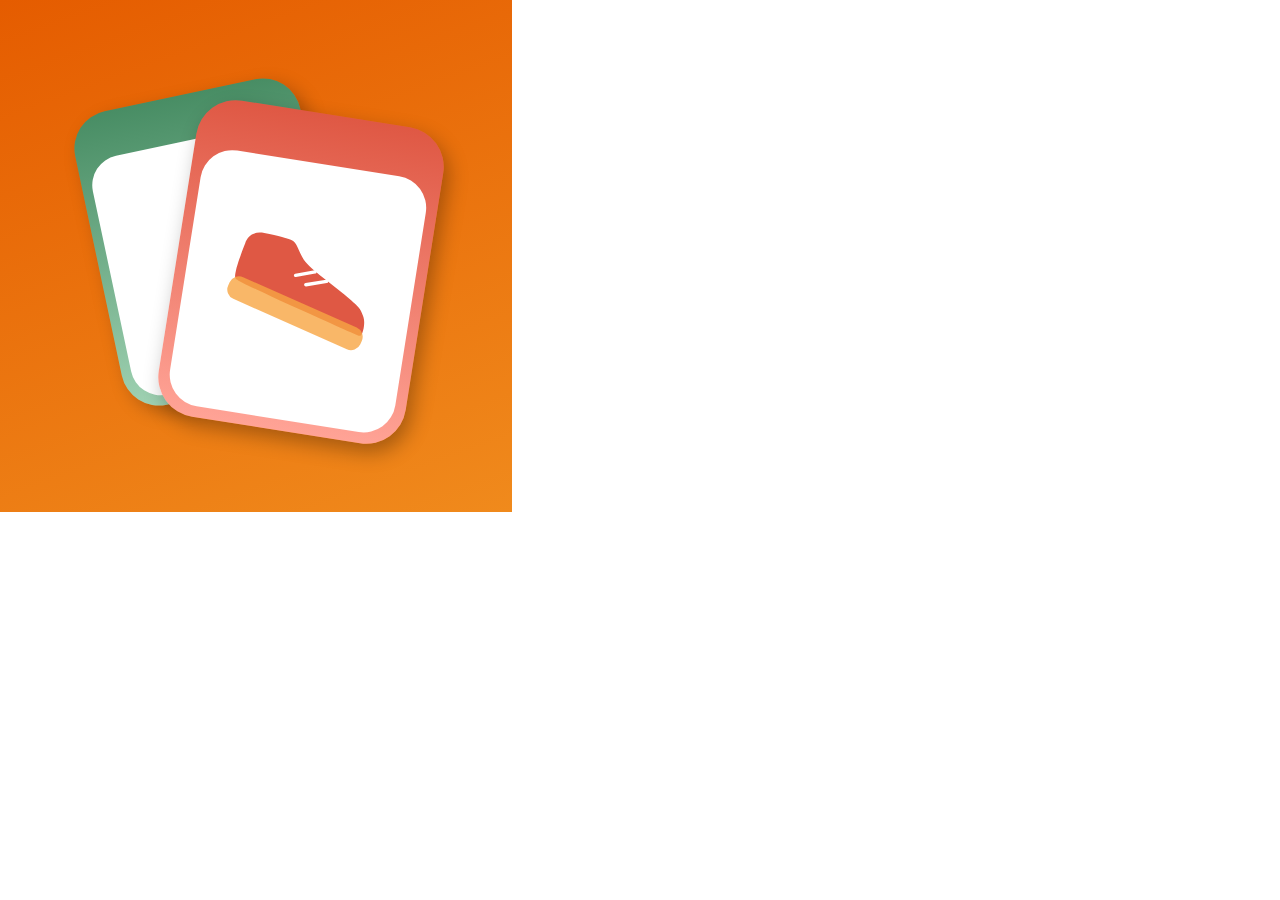
<file: src/icon.html>
<body style="margin:0"><div id=i style="width:512px;height:512px;background:linear-gradient(160deg,#E55C00,#F08A1C);position:relative;overflow:hidden">
<div style="position:absolute;left:96px;top:92px;width:230px;height:300px;border-radius:38px;background:linear-gradient(180deg,#488D64,#A0D2B3);transform:rotate(-12deg);box-shadow:6px 8px 18px rgba(0,0,0,.25)"><div style="position:absolute;left:10px;right:10px;top:46px;bottom:10px;background:#fff;border-radius:30px"></div></div>
<div style="position:absolute;left:176px;top:112px;width:250px;height:320px;border-radius:40px;background:linear-gradient(180deg,#DF5844,#FFA396);transform:rotate(9deg);box-shadow:6px 8px 20px rgba(0,0,0,.3)"><div style="position:absolute;left:11px;right:11px;top:50px;bottom:11px;background:#fff;border-radius:32px;display:flex;align-items:center;justify-content:center"><img src="[data-uri]" style="width:187px"></div></div>
</div></body>
</file>
